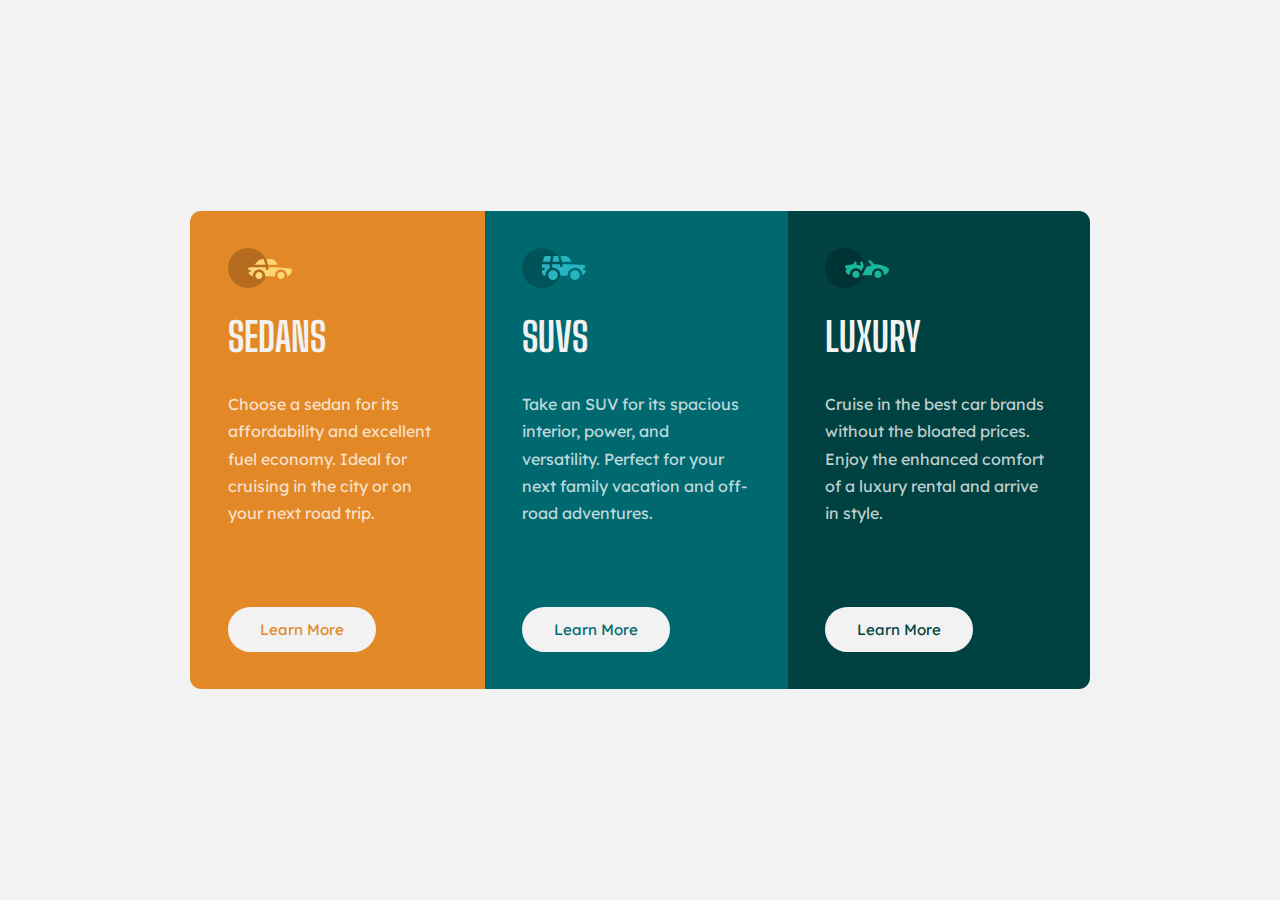
<file: 3-column-preview-card-component-main/index.html>
<!DOCTYPE html>
<html lang="en">
<head>
  <meta charset="UTF-8">
  <meta name="viewport" content="width=device-width, initial-scale=1.0">

  <link rel="icon" type="image/png" sizes="32x32" href="./images/favicon-32x32.png">
  <link rel="stylesheet" href="style.css">
  
  <title>Frontend Mentor | 3-column preview card component</title>


</head>
<body>
  <div class="container">
    <div class="wrapper">
      <div class="card card-orange">
        <img src="images/icon-sedans.svg" alt="">
        <h1>Sedans</h1>
        <p>
          Choose a sedan for its affordability and excellent fuel economy. Ideal for cruising in the city 
          or on your next road trip.
        </p>
        <a href="#">Learn More</a>
      </div>
      <div class="card card-cyan">
        <img src="images/icon-suvs.svg" alt="">
        <h1>SUVs</h1>
        <p>
          Take an SUV for its spacious interior, power, and versatility. Perfect for your next family vacation 
          and off-road adventures.
        </p>
        <a href="#">Learn More</a>
      </div>
      <div class="card card-green">
        <img src="images/icon-luxury.svg" alt="">
        <h1>Luxury</h1>
        <p>
          Cruise in the best car brands without the bloated prices. Enjoy the enhanced comfort of a luxury 
          rental and arrive in style.
        </p>
        <a href="#">Learn More</a>
      </div>
    </div>
    
  </div>
</body>
</html>
</file>
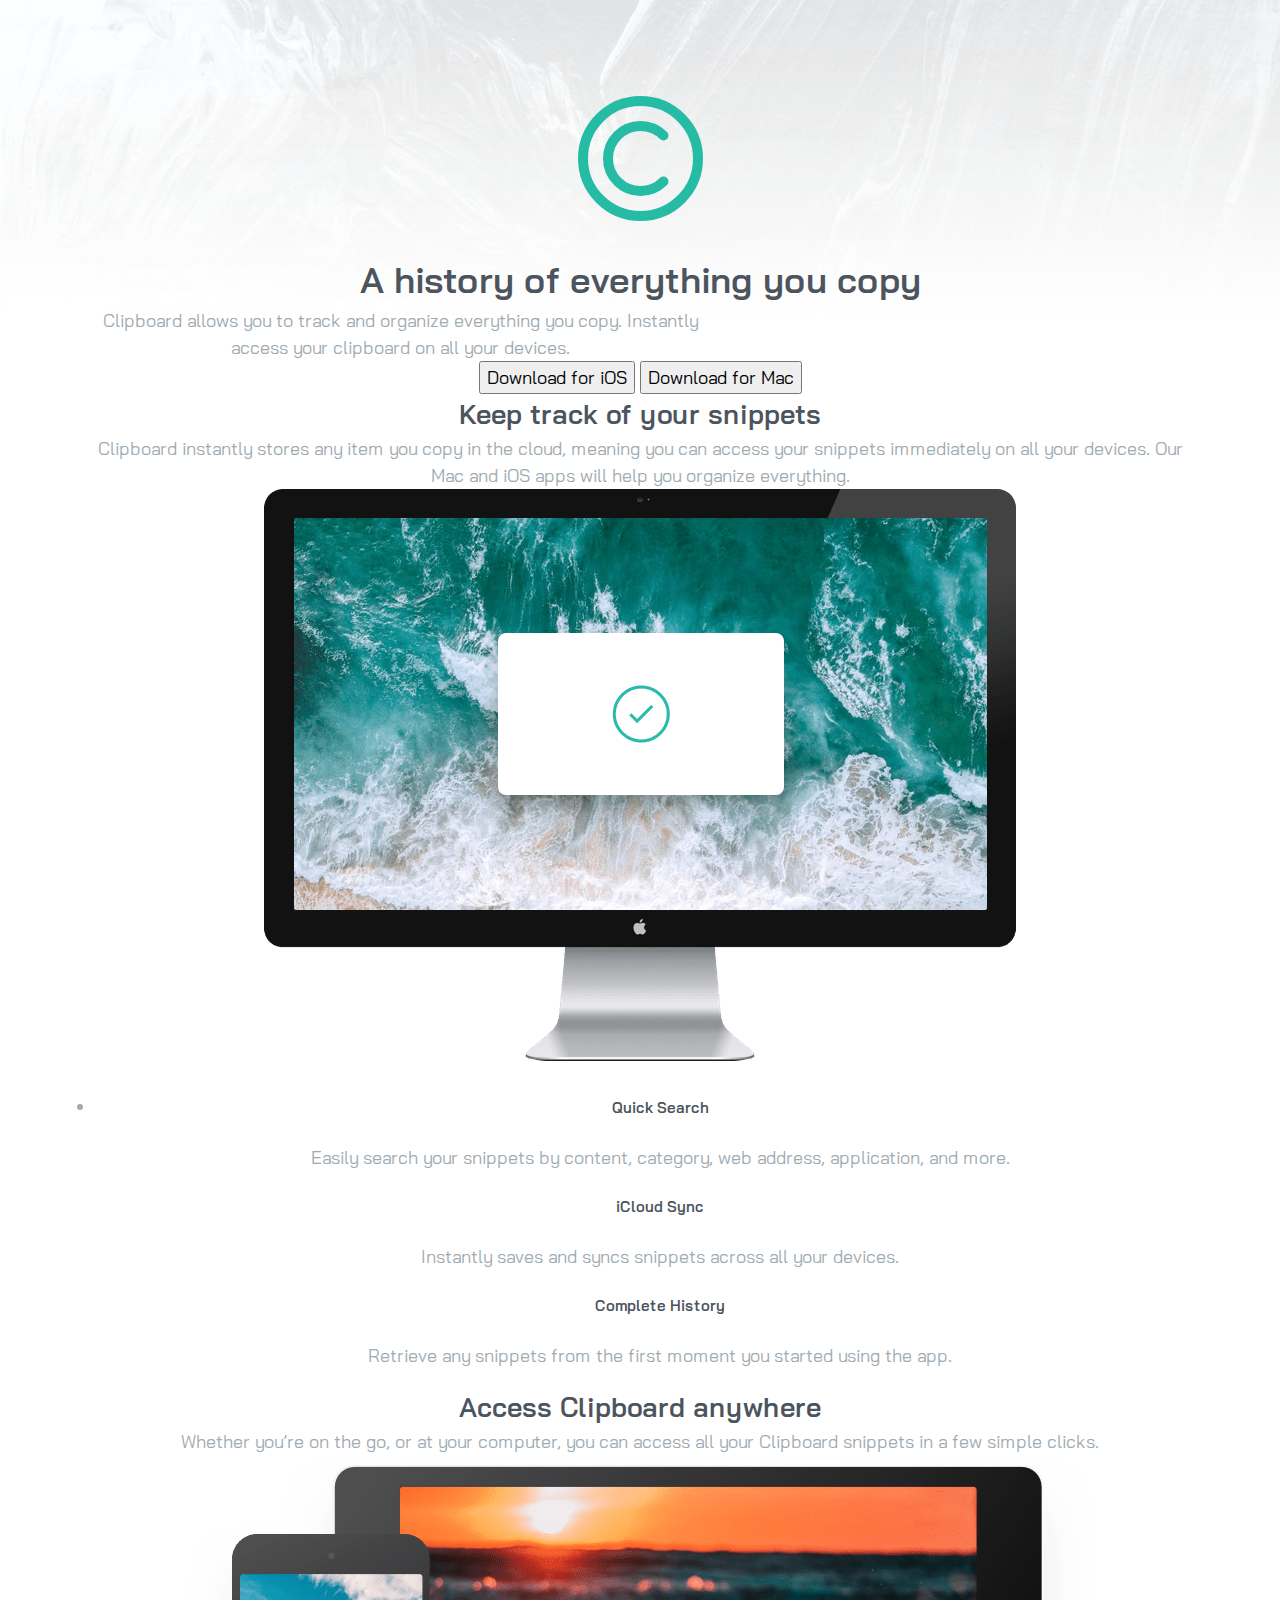
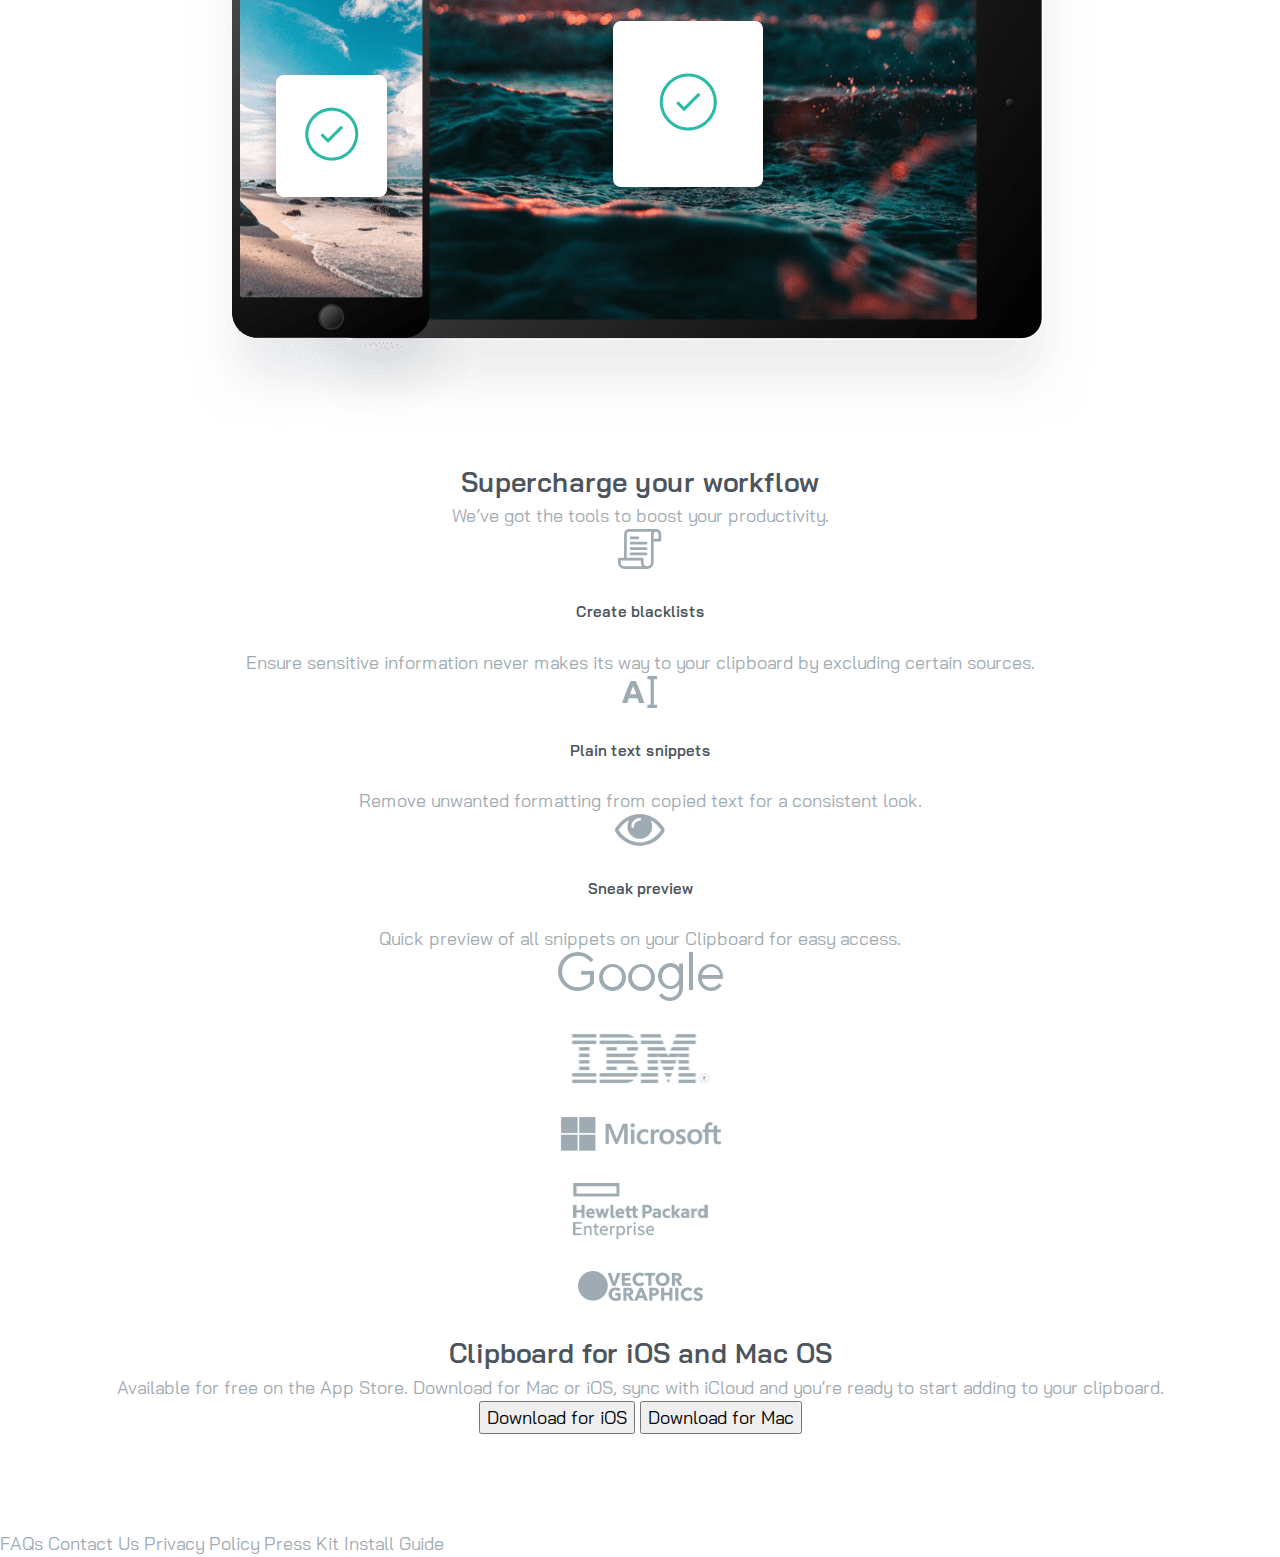
<file: clipboard-landing-page-master/index.html>
<!DOCTYPE html>
<html lang="en">
<head>
  <meta charset="UTF-8">
  <meta name="viewport" content="width=device-width, initial-scale=1.0"> 
  <link rel="icon" type="image/png" sizes="32x32" href="./images/favicon-32x32.png">
  <link rel="stylesheet" href="style.css">
  <title>Frontend Mentor | Clipboard landing page</title>

</head>
<body>

  <main>
    <div class="main-container">

      <div class="container-1">
        <img src="images/logo.svg" alt="">
        <h1>A history of everything you copy</h1>
        <p>
          Clipboard allows you to track and organize everything you 
          copy. Instantly access your clipboard on all your devices.
        </p>
        <div class="download">
          <button class="ios">Download for iOS</button>
          <button class="mac">Download for Mac</button>
        </div>
      </div>
      <div class="container-2">
        <h2>Keep track of your snippets</h2>
        <p>
          Clipboard instantly stores any item you copy in the cloud, 
          meaning you can access your snippets immediately on all your 
          devices. Our Mac and iOS apps will help you organize everything.
        </p>
        <div class="snippet">
          <img src="images/image-computer.png" alt="">
          <div class="features">
            <li>
              <ul>
                <h5>Quick Search</h5>
                <p>
                  Easily search your snippets by content, category, web address, application, and more.
                </p>
              </ul>
              <ul>
                <h5>iCloud Sync</h5>
                <p>Instantly saves and syncs snippets across all your devices.</p>
              </ul>
              <ul>
                <h5>Complete History</h5>
                <p>Retrieve any snippets from the first moment you started using the app.</p>
              </ul>
            </li>
          </div>
        </div>
      </div>
      <div class="container-3">
        <h2>Access Clipboard anywhere</h2>
        <p>Whether you’re on the go, or at your computer, you can access all your Clipboard 
          snippets in a few simple clicks.</p>
        <img src="images/image-devices.png" alt="">
      </div>
      <div class="container-4">
        <h2>Supercharge your workflow</h2>
        <p>We’ve got the tools to boost your productivity.</p>
        <div class="box">
          <box-1>
            <img src="images/icon-blacklist.svg" alt="">
            <h5>Create blacklists</h5>
            <p>Ensure sensitive information never makes its way to your clipboard by excluding certain sources.</p>
          </box-1>
          <box-2>
            <img src="images/icon-text.svg" alt="">
            <h5>Plain text snippets</h5>
            <p>Remove unwanted formatting from copied text for a consistent look.</p>
          </box-2>
          <box-3>
            <img src="images/icon-preview.svg" alt="">
            <h5>Sneak preview</h5>
            <p> Quick preview of all snippets on your Clipboard for easy access.</p>
          </box-3>
        </div>
        <div class="compony">
          <img src="images/logo-google.png" alt="">
          <img src="images/logo-ibm.png" alt="">
          <img src="images/logo-microsoft.png" alt="">
          <img src="images/logo-hp.png" alt="">
          <img src="images/logo-vector-graphics.png" alt="">
        </div>
      </div>
      <div class="container-5">
        <h2>Clipboard for iOS and Mac OS</h2>
        <p>Available for free on the App Store. Download for Mac or iOS, sync with iCloud 
          and you’re ready to start adding to your clipboard.</p>
        <button class="button-1">Download for iOS</button>
        <button class="button-2">Download for Mac</button>
      </div>
    </div>
  </main>
  <footer>
    <p>
      FAQs
  Contact Us
  Privacy Policy
  Press Kit
  Install Guide
    </p>
  </footer>
  
</body>
</html>
</file>
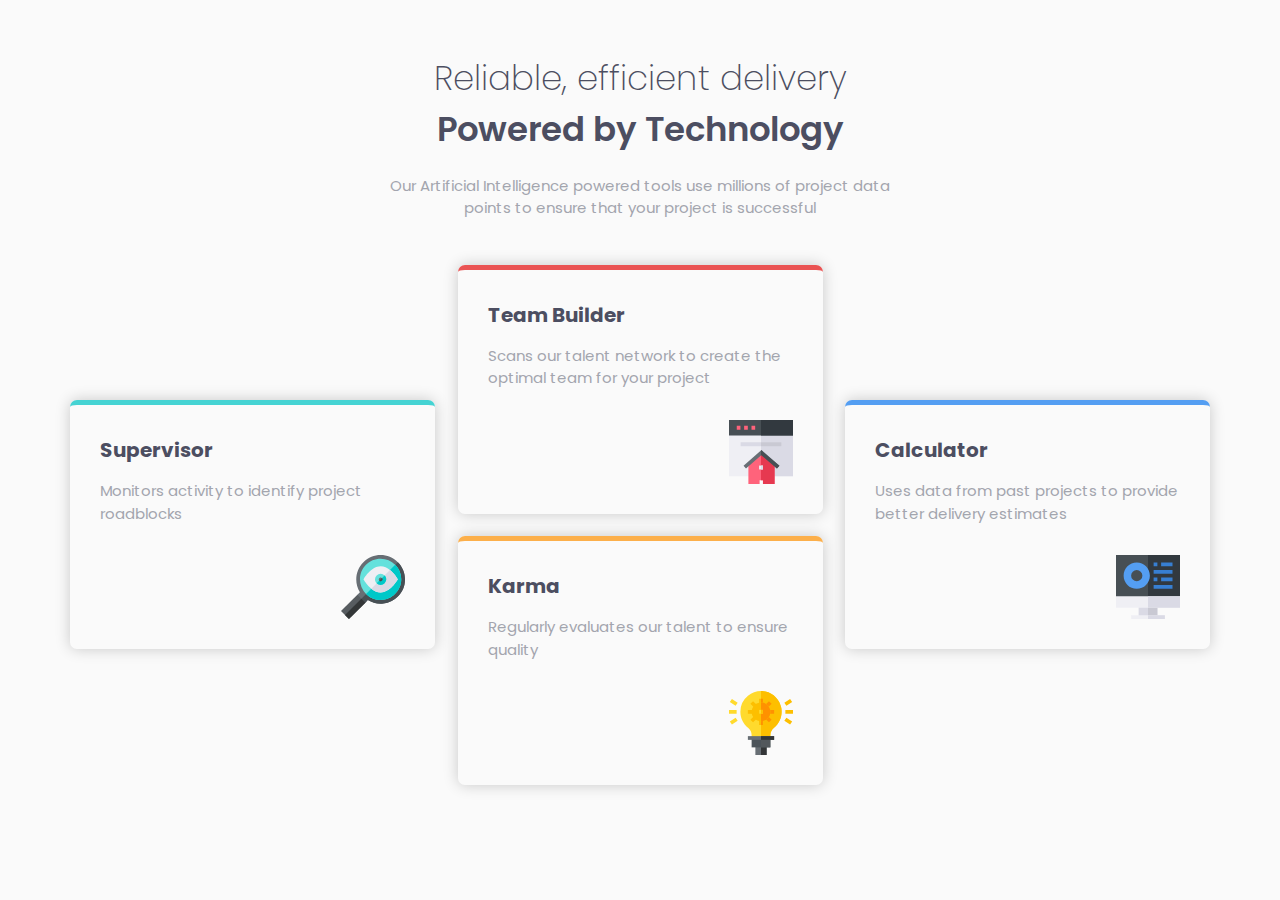
<file: four-card-feature-section-master/index.html>
<!DOCTYPE html>
<html lang="en">
<head>
  <meta charset="UTF-8">
  <meta name="viewport" content="width=device-width, initial-scale=1.0">
  <link rel="icon" type="image/png" sizes="32x32" href="./images/favicon-32x32.png">
  <link rel="stylesheet" href="style.css">
  
  <title>Frontend Mentor | Four card feature section</title>

</head>
<body>
  
  <div class="container">
    <header>
      <h2 class="fw-small">Reliable, efficient delivery</h2>
      <h3 class="fw-bold">Powered by Technology</h3>
      <p>
        Our Artificial Intelligence powered tools use millions of project data points 
        to ensure that your project is successful
      </p>
    </header>

    <section class="main">
    
      <div class="card card-1 b-shadow cyan-border">
        <h5>Supervisor</h5>
        <p>Monitors activity to identify project roadblocks</p>
        <img  src="images/icon-supervisor.svg" alt="">
      </div>

      <div class="card-container">

        <div class="card card-2 b-shadow red-border">
          <h5>Team Builder</h5>
          <p>Scans our talent network to create the optimal team for your project</p>
          <img src="images/icon-team-builder.svg" alt="">
        </div>

        <div class="card card-3 b-shadow orange-border">
          <h5>Karma</h5>
          <p>Regularly evaluates our talent to ensure quality</p>
          <img src="images/icon-karma.svg" alt="">
        </div>

      </div>

      <div class="card card-4 b-shadow blue-border">

        <h5>Calculator</h5>
        <p>Uses data from past projects to provide better delivery estimates</p>
        <img src="images/icon-calculator.svg" alt="">
      </div>

    </section>

  </div>
</body>
</html>
</file>
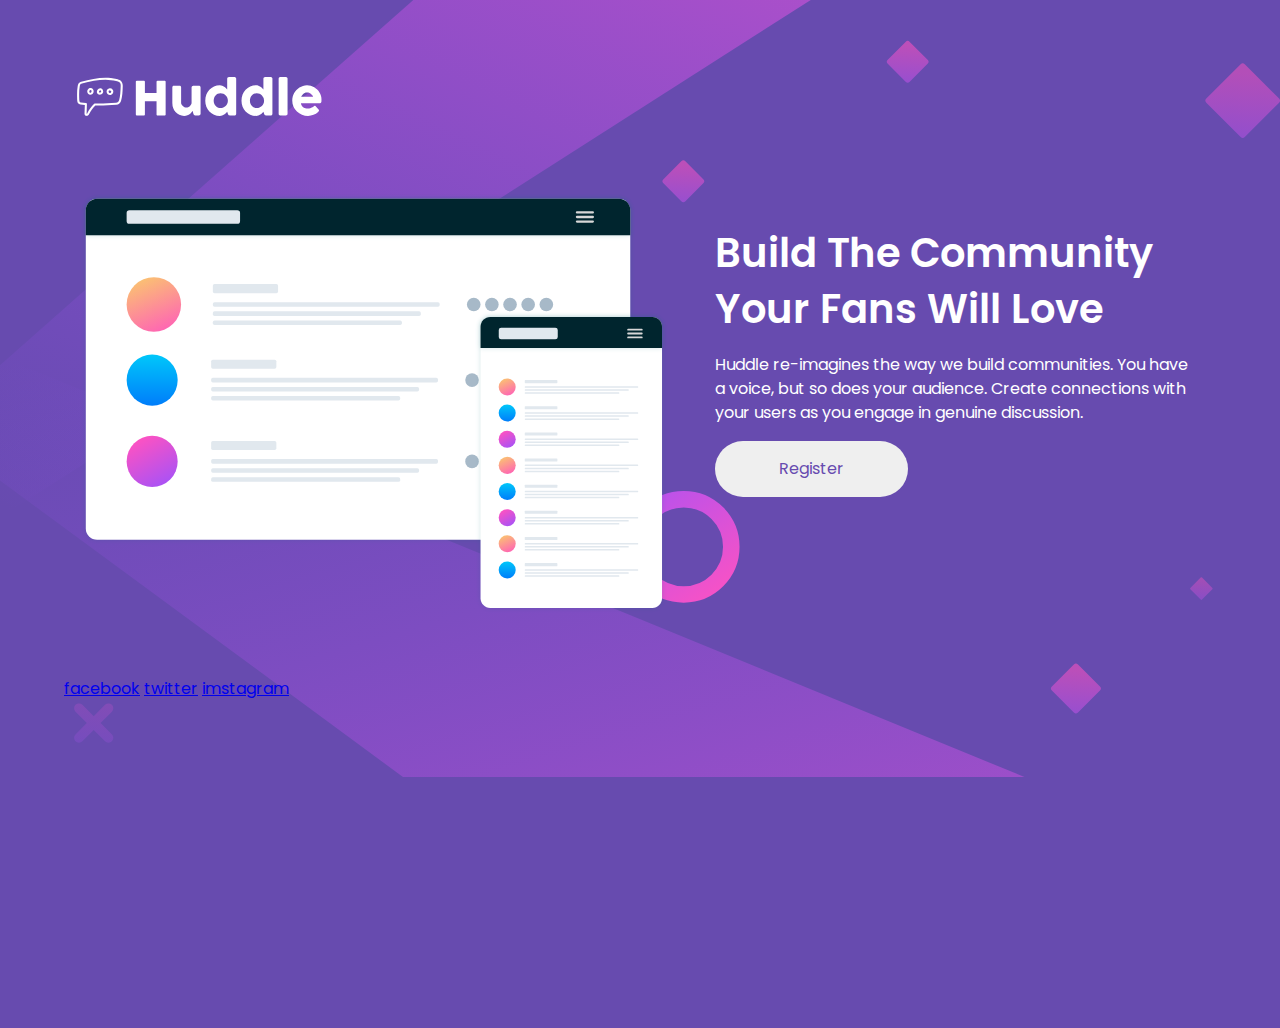
<file: huddle-landing-page-with-single-introductory-section-master/index.html>
<!DOCTYPE html>
<html lang="en">
<head>
  <meta charset="UTF-8">
  <meta name="viewport" content="width=device-width, initial-scale=1.0">

  <link rel="icon" type="image/png" sizes="32x32" href="./images/favicon-32x32.png">
  <link rel="stylesheet" href="style.css">
  <title>Frontend Mentor | Huddle landing page with single introductory section</title>

</head>
<body>


  <header>
    <div class="logo">
      <img src="images/logo.svg" alt="">
    </div>
  </header>

  <main>
    <div class="container">
      <div class="image">
        <img src="images/illustration-mockups.svg" alt="">
      </div>
      <div class="content">
        <h1>Build The Community Your Fans Will Love</h1>
        <p>Huddle re-imagines the way we build communities. You have a voice, but so does your audience. 
          Create connections with your users as you engage in genuine discussion. </p>
          <button class="button">
            <p>Register</p>
          </button>
        </div>
    </div>
  </main>

  <footer>
    <a href="#" >facebook</a>
    <a href="#">twitter</a>
    <a href="#">imstagram </a>
  </footer>

</body>
</html>
</file>
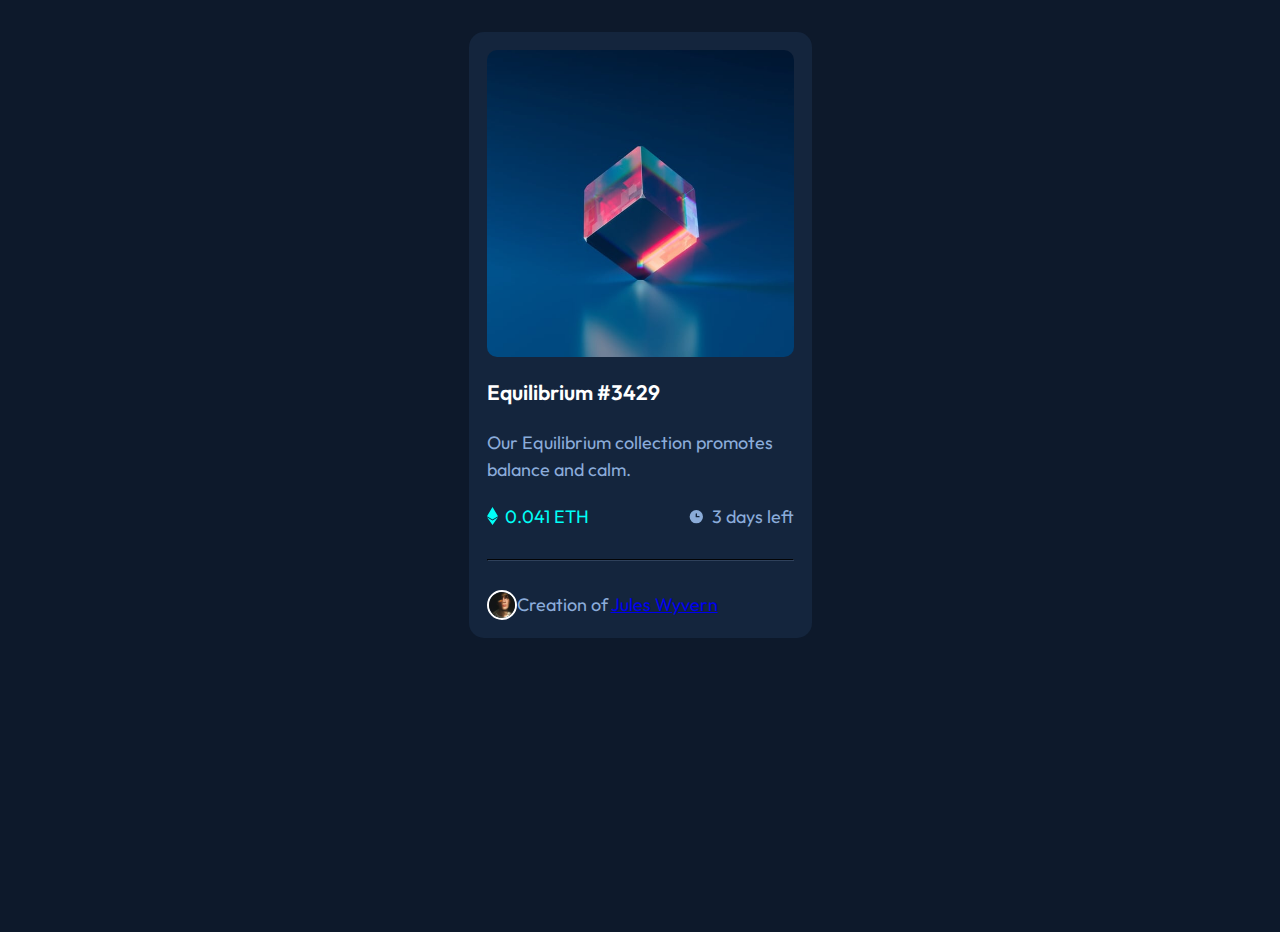
<file: nft-preview-card-component-main/index.html>
<!DOCTYPE html>
<html lang="en">
<head>
  <meta charset="UTF-8">
  <meta name="viewport" content="width=device-width, initial-scale=1.0"> 
  <link rel="icon" type="image/png" sizes="32x32" href="./images/favicon-32x32.png">
  <link rel="stylesheet" href="style.css">
  
  <title>Frontend Mentor | NFT preview card component</title>

</head>
<body>

  <div class="container">
    <div class="wrapper">
      <div class="image">
        <img src="images/image-equilibrium.jpg" alt="">
        <div class="img-overlay">
          <img src="images/icon-view.svg" alt="">
        </div>
      </div>
      <div class="content">
        <a href="#">Equilibrium #3429</a>
        <p >Our Equilibrium collection promotes balance and calm.</p>
      </div>
      <div class="flex">

        <div class="eth">
          <img src="images/icon-ethereum.svg" alt="">
          <p>0.041 ETH</p>
        </div>
        <div class="time">
          <img src="images/icon-clock.svg" alt="">
          <p>3 days left</p>
        </div>
      </div>
      <hr>
      <div class="avatar">
        <img src="images/image-avatar.png" alt="">
        <p>Creation of <a href="#">Jules Wyvern</a></p>
      </div>
    </div>
  </div>
</body>
</html>
</file>
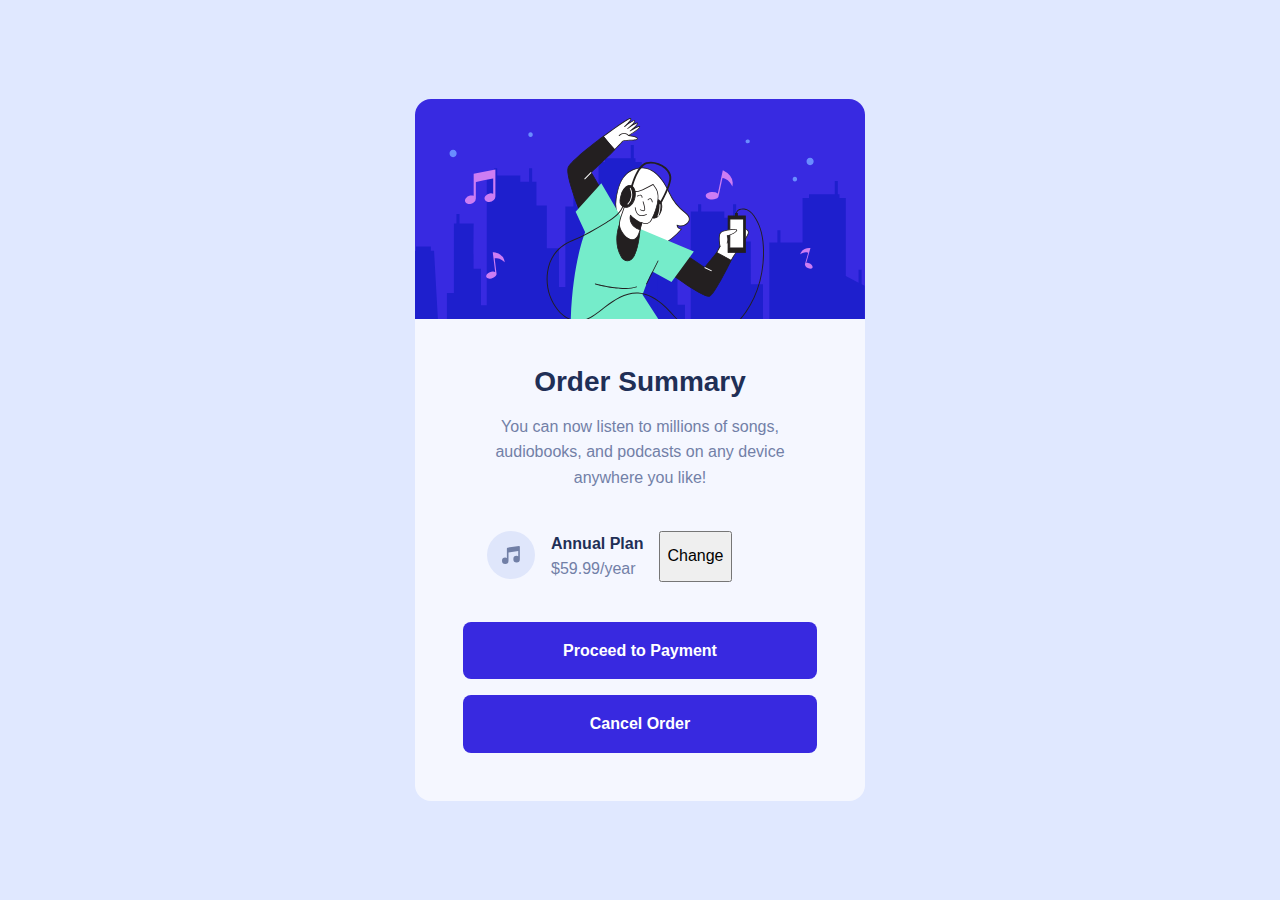
<file: order-summary-component-main/index.html>
<!DOCTYPE html>
<html lang="en">
<head>
  <meta charset="UTF-8">
  <meta name="viewport" content="width=device-width, initial-scale=1.0">
  <link rel="icon" type="image/png" sizes="32x32" href="./images/favicon-32x32.png">
  <link rel="stylesheet" href="style.css">
  
  <title>Frontend Mentor | Order summary card</title>

</head>
<body>
  
  <div class="[ card ] [ bg-neutral-100 text-align-center br-2 ]">
    <div class="card-img">
      <img src="images/illustration-hero.svg" alt="">
    </div>
    <div class="[ card-content ]  [ grid-flow ] [ padding-48 ]">
      <h2>Order Summary</h2>
      <p>
        You can now listen to millions of songs, audiobooks, and podcasts on any 
        device anywhere you like!
      </p>
      <div class="[ flex-row ] [ bg-neutral-200 text-align-left  padding-24 br-1 ]">
        <div>
          <img src="images/icon-music.svg" alt="">

        </div>
        <div class="">
          <p class="text-neutral-800 fw-xbold">Annual Plan</p>
          <p>$59.99/year</p>
        </div>
        <button class="link">Change</button>
      </div>
      <button class="button">Proceed to Payment</button>
      <button class="button">Cancel Order</button>
    </div>
  </div>
</body>
</html>
</file>
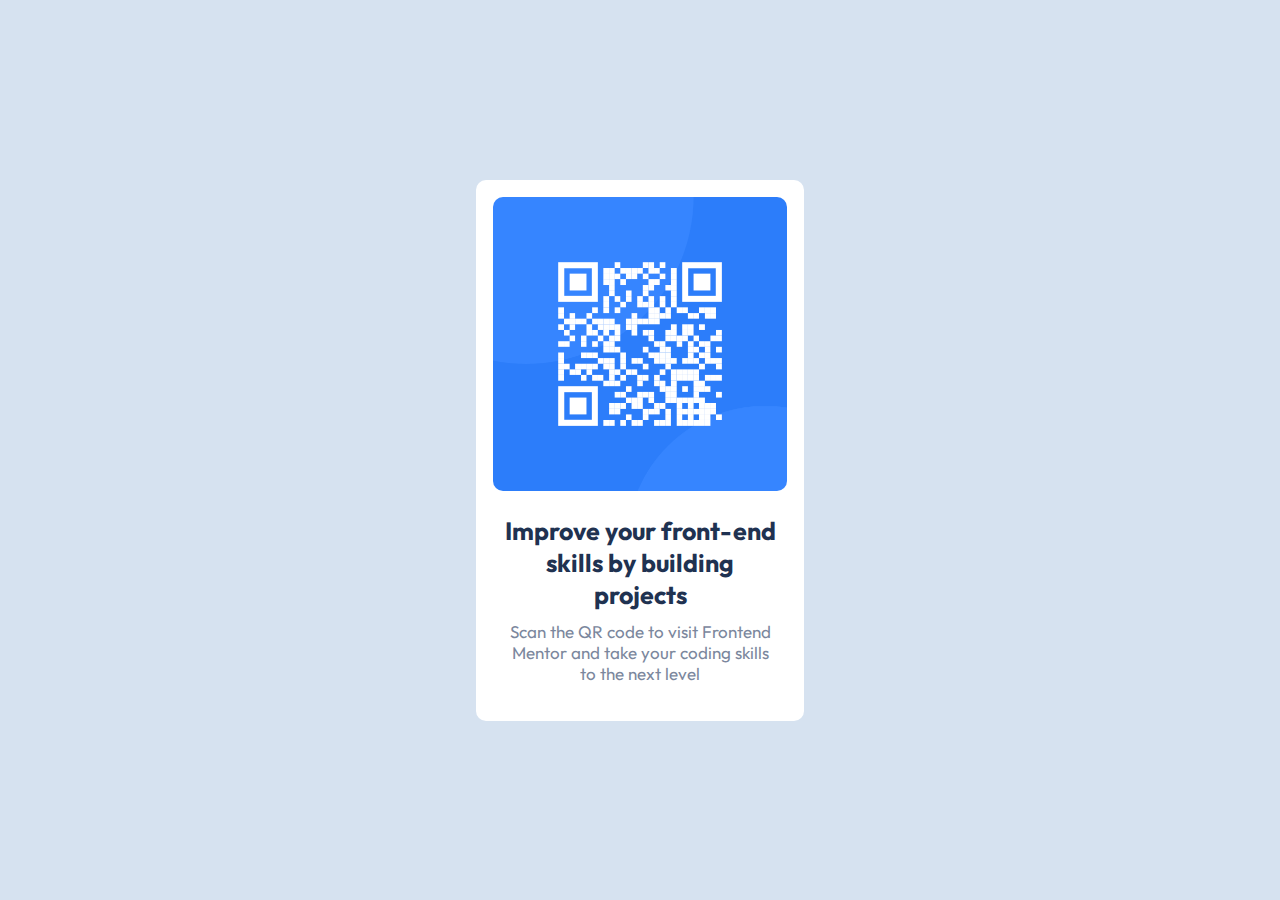
<file: qr-code-component-main/index.html>
<!DOCTYPE html>
<html lang="en">
<head>
  <meta charset="UTF-8">
  <meta name="viewport" content="width=device-width, initial-scale=1.0"> 

  <link rel="icon" type="image/png" sizes="32x32" href="./images/favicon-32x32.png">
  <link rel="stylesheet" href="style.css">
  <title>Frontend Mentor | QR code component</title>


</head>
<body>
  <div class="container">
    <div class="wrapper">
      <div class="image">
        <img src="./images/image-qr-code.png" alt="">
      </div>
      <div class="text-component">
        <h1>Improve your front-end skills by building projects</h1>
        <p>Scan the QR code to visit Frontend Mentor and take your coding skills to the next level</p>
      </div>
      
    </div>
  </div>
</body>
</html>
</file>
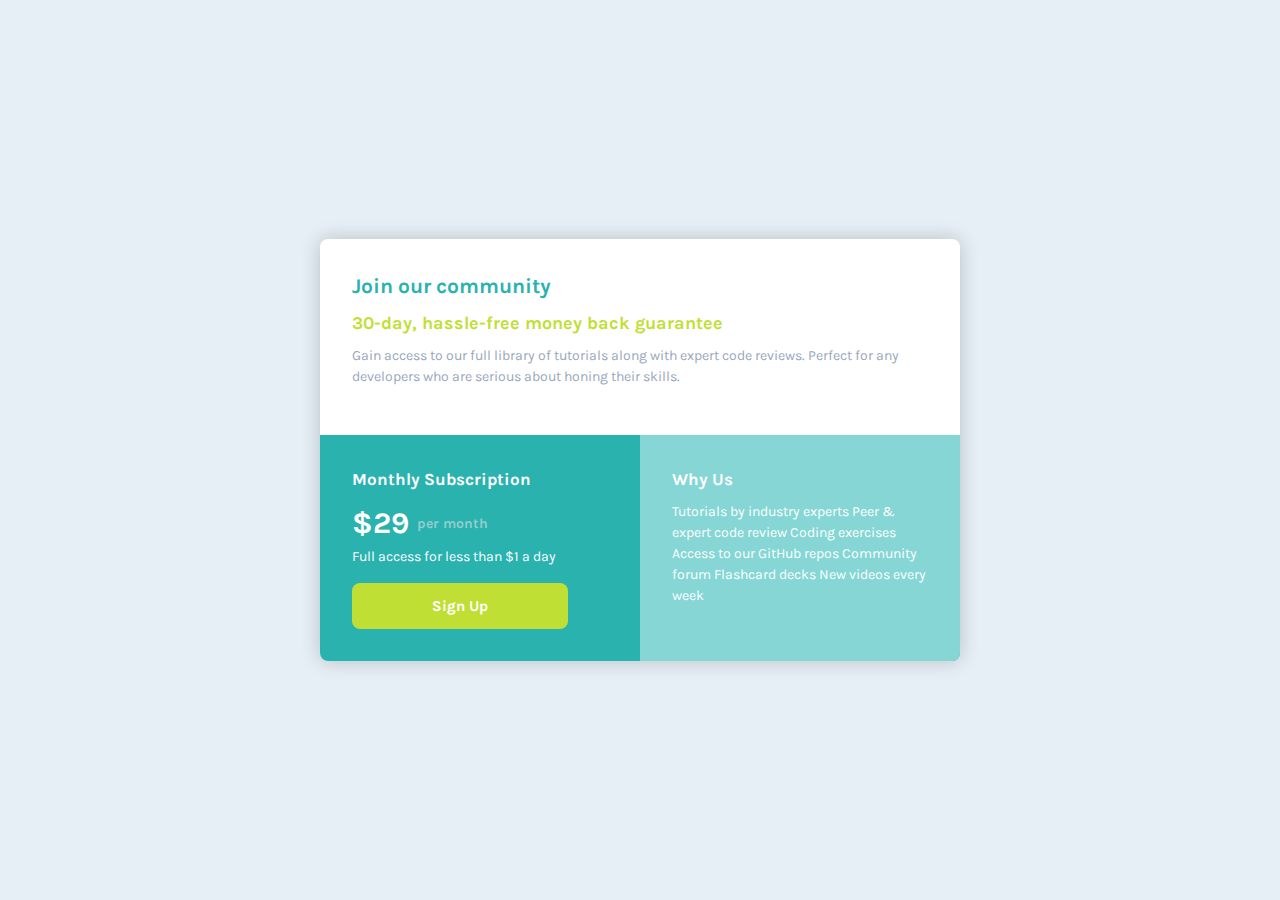
<file: single-price-grid-component-master/index.html>
<!DOCTYPE html>
<html lang="en">
<head>
  <meta charset="UTF-8">
  <meta name="viewport" content="width=device-width, initial-scale=1.0">

  <link rel="icon" type="image/png" sizes="32x32" href="./images/favicon-32x32.png">
  <link rel="stylesheet" href="style.css">
  
  <title>Frontend Mentor | Single Price Grid Component</title>

</head>
<body>
  <div class="container">
    <div class="wrapper">
      <div class="box-top">
        <h2>Join our community</h2>
        <p class="desc">30-day, hassle-free money back guarantee</p>
        <p>Gain access to our full library of tutorials along with expert code reviews. 
          Perfect for any developers who are serious about honing their skills.</p>
      </div>
      <div class="box-botm">
        <div class="box-1">
          <p class="title">Monthly Subscription</p>
          <div class="price">
            <p class="cost">&dollar;29</p>
            <p class="month">per month</p>
          </div>
          <p>Full access for less than &dollar;1 a day</p>
          <button>Sign Up</button>
        </div>
        <div class="box-2">
          <p class="title">Why Us</p>
          <p>Tutorials by industry experts
            Peer &amp; expert code review
            Coding exercises
            Access to our GitHub repos
            Community forum
            Flashcard decks
            New videos every week</p>
        </div>
      </div>
    </div>
  </div>

</body>
</html>
</file>
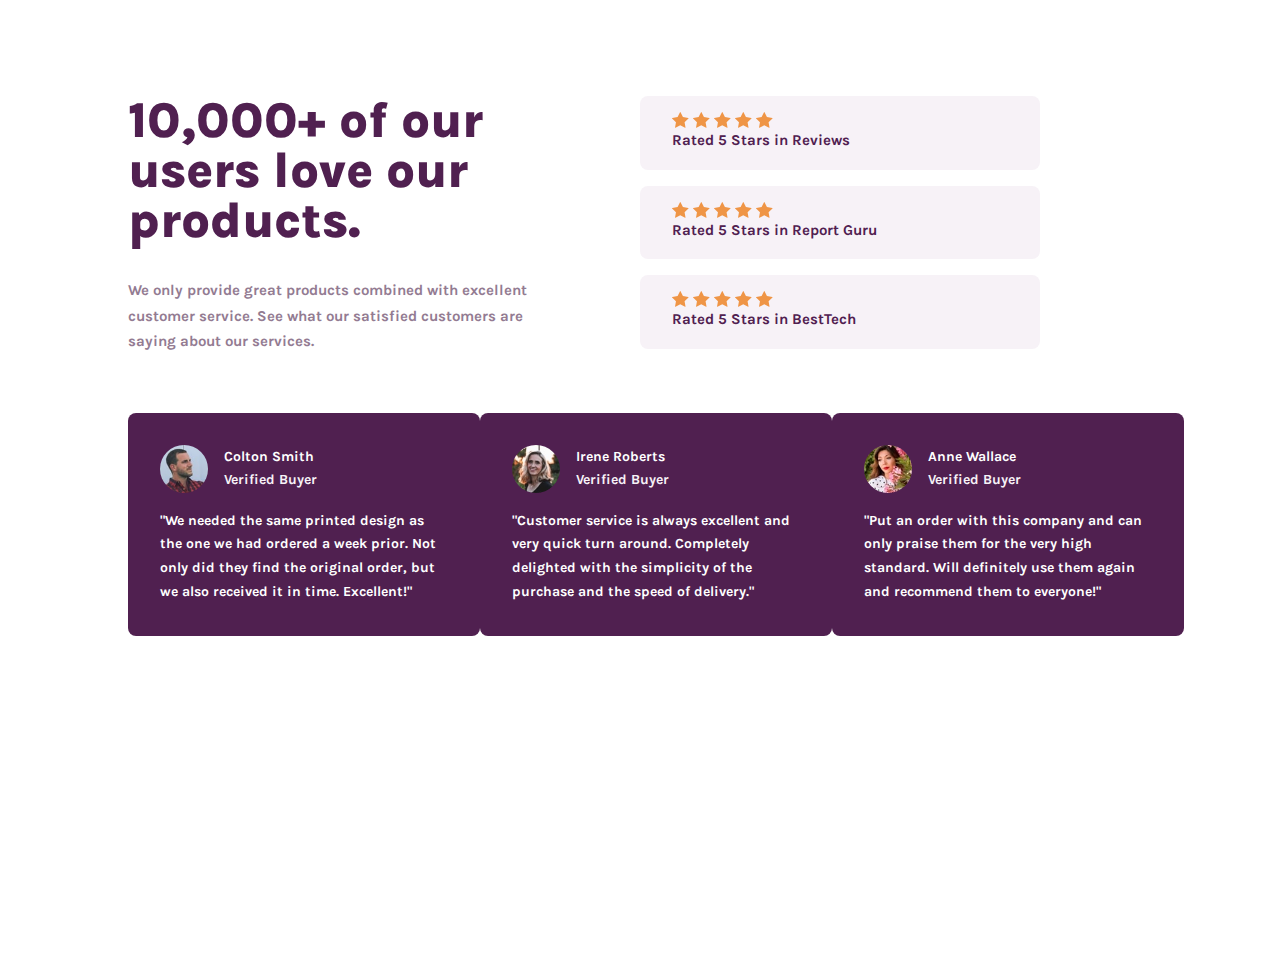
<file: social-proof-section-master/index.html>
<!DOCTYPE html>
<html lang="en">
  <head>
    <meta charset="UTF-8" />
    <meta name="viewport" content="width=device-width, initial-scale=1.0" />

    <link rel="stylesheet" href="style.css">
    <link
      rel="icon"
      type="image/png"
      sizes="32x32"
      href="./images/favicon-32x32.png"
    />

    <title>Frontend Mentor | Social proof section</title>

  </head>
  <body>
    <div class="contianer">
      <div class="wrapper">
        <div class="flex">
          <div class="main">
            <h1>10,000+ of our users love our products.</h1>
            <p> We only provide great products combined with excellent customer service.
              See what our satisfied customers are saying about our services.</p>
          </div>
          <div class="rating">
            <div class="reviews ">
              <div class="star">
                <img src="images/icon-star.svg" alt="">
                <img src="images/icon-star.svg" alt="">
                <img src="images/icon-star.svg" alt="">
                <img src="images/icon-star.svg" alt="">
                <img src="images/icon-star.svg" alt="">
              </div>
              <div class="text">
                <p>Rated 5 Stars in Reviews</p>

              </div>
            </div>
            <div class="reviews ">
              <div class="star">
                <img src="images/icon-star.svg" alt="">
                <img src="images/icon-star.svg" alt="">
                <img src="images/icon-star.svg" alt="">
                <img src="images/icon-star.svg" alt="">
                <img src="images/icon-star.svg" alt="">
              </div>
              <p>Rated 5 Stars in Report Guru</p>
            </div>
            <div class="reviews ">
              <div class="star">
                <img src="images/icon-star.svg" alt="">
                <img src="images/icon-star.svg" alt="">
                <img src="images/icon-star.svg" alt="">
                <img src="images/icon-star.svg" alt="">
                <img src="images/icon-star.svg" alt="">
              </div>
              <p>Rated 5 Stars in BestTech</p>
            </div>
          </div>
        </div>
        <div class="cards">
          <div class="card card-1">
            <div class="profile">
              <img src="images/image-colton.jpg" alt="">
              <div>
                <p class="name">Colton Smith </p>
                <p class="occup">Verified Buyer</p>
              </div>
            </div>
            <div class="desc">
              <p>"We needed the same printed design as the one we had ordered a week prior.
                Not only did they find the original order, but we also received it in time.
                Excellent!"</p>
            </div>
          </div>
          <div class="card card-2">
            <div class="profile">
              <img src="images/image-irene.jpg" alt="">
              <div>
                <p class="name">Irene Roberts </p>
                <p class="occup">Verified Buyer</p>

              </div>
            </div>
            <div class="desc">
              <p>"Customer service is always excellent and very quick turn around. Completely
                delighted with the simplicity of the purchase and the speed of delivery."</p>
            </div>
          </div>
          <div class="card card-3">
            <div class="profile">
              <img src="images/image-anne.jpg" alt="">
              <div>

                <p class="name">Anne Wallace </p>
                <p class="occup">Verified Buyer</p>
              </div>
            </div>
            <div class="desc">
              <p>"Put an order with this company and can only praise them for the very high
                standard. Will definitely use them again and recommend them to everyone!"</p>
            </div>
          </div>
        </div>
      </div>
    </div>
  </body>
</html>
</file>
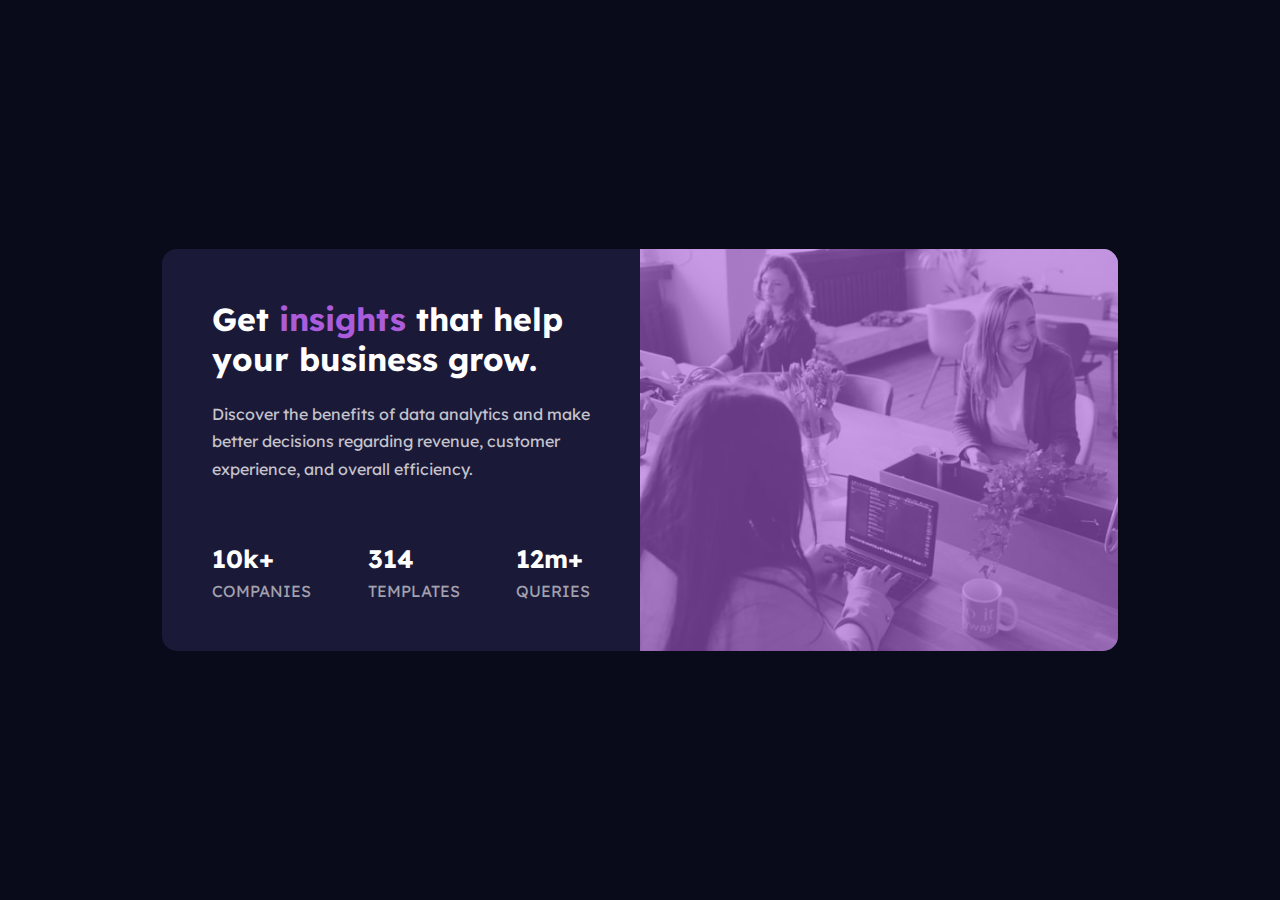
<file: stats-preview-card-component-main/index.html>
<!DOCTYPE html>
<html lang="en">
<head>
  <meta charset="UTF-8">
  <meta name="viewport" content="width=device-width, initial-scale=1.0">

  <link rel="icon" type="image/png" sizes="32x32" href="./images/favicon-32x32.png">
  <link rel="stylesheet" href="style.css">
  <link rel="preconnect" href="https://fonts.googleapis.com">
  <link rel="preconnect" href="https://fonts.gstatic.com" crossorigin>
  <link href="https://fonts.googleapis.com/css2?family=Inter:wght@400;700&family=Lexend+Deca&display=swap" rel="stylesheet">
  
  <title>Frontend Mentor | Stats preview card component</title>

</head>
<body>

  <div class="container">
    <div class="wrapper">
      <div class="text-component">
        <h1 class="title">Get <span>insights</span> that help your business grow.</h1>
        <p class="subtitle">Discover the benefits of data analytics and make      better decisions regarding revenue, customer 
          experience, and overall efficiency.
        </p>
        <div class="stat-box">
          <div>
            <p class="num">10k+</p>
            <p>COMPANIES</p>
          </div>
          <div>
            <p class="num">314</p>
            <p>TEMPLATES</p>
          </div>
          <div>
            <p class="num">12m+</p>
            <p>QUERIES</p>
          </div>
        </div>
      </div>
      <div class="img-component">
        <img src="./images/image-header-desktop.jpg" alt="">
      </div>
    </div>
  </div>

</body>
</html>
</file>
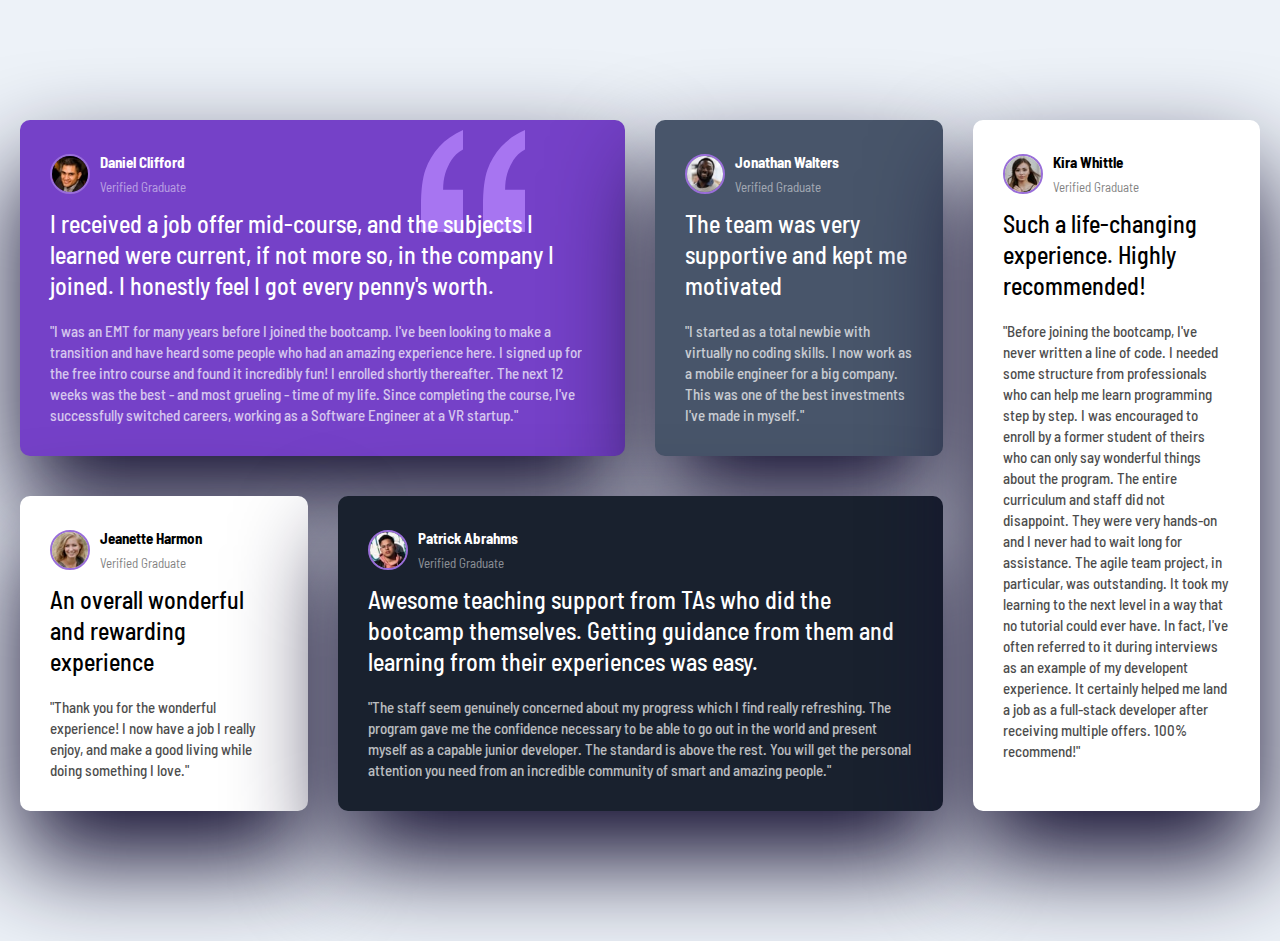
<file: grid-crash-main/project/index.html>
<!DOCTYPE html>
<html lang="en">
<head>
  <meta charset="UTF-8">
  <meta http-equiv="X-UA-Compatible" content="IE=edge">
  <meta name="viewport" content="width=device-width, initial-scale=1.0">
  <link rel="stylesheet" href="style.css">
  <title>Testomonials</title>
</head>
<body>
  <div class="testimonials">
    <div class="card card--bg-purple">
      <header class="card__header">
        <img src="images/image-daniel.jpg" class="card__img" alt="" />
        <div>
          <h3>Daniel Clifford</h3>
          <p>Verified Graduate</p>
        </div>
      </header>
      <p class="card__lead">
        I received a job offer mid-course, and the subjects I learned were
        current, if not more so, in the company I joined. I honestly feel I
        got every penny's worth.
      </p>
      <p class="card__quote">
        "I was an EMT for many years before I joined the bootcamp. I've been
        looking to make a transition and have heard some people who had an
        amazing experience here. I signed up for the free intro course and
        found it incredibly fun! I enrolled shortly thereafter. The next 12
        weeks was the best - and most grueling - time of my life. Since
        completing the course, I've successfully switched careers, working as
        a Software Engineer at a VR startup."
      </p>
    </div>
    <div class="card card--bg-gray-blue">
      <header class="card__header">
        <img src="images/image-jonathan.jpg" class="card__img" alt="" />
        <div>
          <h3>Jonathan Walters</h3>
          <p>Verified Graduate</p>
        </div>
      </header>
      <p class="card__lead">
        The team was very supportive and kept me motivated
      </p>
      <p class="card__quote">
        "I started as a total newbie with virtually no coding skills. I now
        work as a mobile engineer for a big company. This was one of the best
        investments I've made in myself."
      </p>
    </div>

    <div class="card">
      <header class="card__header">
        <img src="images/image-jeanette.jpg" class="card__img" alt="" />
        <div>
          <h3>Jeanette Harmon</h3>
          <p>Verified Graduate</p>
        </div>
      </header>
      <p class="card__lead">An overall wonderful and rewarding experience</p>
      <p class="card__quote">
        "Thank you for the wonderful experience! I now have a job I really
        enjoy, and make a good living while doing something I love."
      </p>
    </div>

    <div class="card card--bg-black-blue">
      <header class="card__header">
        <img src="images/image-patrick.jpg" class="card__img" alt="" />
        <div>
          <h3>Patrick Abrahms</h3>
          <p>Verified Graduate</p>
        </div>
      </header>
      <p class="card__lead">
        Awesome teaching support from TAs who did the bootcamp themselves.
        Getting guidance from them and learning from their experiences was
        easy.
      </p>
      <p class="card__quote">
        "The staff seem genuinely concerned about my progress which I find
        really refreshing. The program gave me the confidence necessary to be
        able to go out in the world and present myself as a capable junior
        developer. The standard is above the rest. You will get the personal
        attention you need from an incredible community of smart and amazing
        people."
      </p>
    </div>

    <div class="card">
      <header class="card__header">
        <img src="images/image-kira.jpg" class="card__img" alt="" />
        <div>
          <h3>Kira Whittle</h3>
          <p>Verified Graduate</p>
        </div>
      </header>
      <p class="card__lead">
        Such a life-changing experience. Highly recommended!
      </p>
      <p class="card__quote">
        "Before joining the bootcamp, I've never written a line of code. I
        needed some structure from professionals who can help me learn
        programming step by step. I was encouraged to enroll by a former
        student of theirs who can only say wonderful things about the program.
        The entire curriculum and staff did not disappoint. They were very
        hands-on and I never had to wait long for assistance. The agile team
        project, in particular, was outstanding. It took my learning to the
        next level in a way that no tutorial could ever have. In fact, I've
        often referred to it during interviews as an example of my developent
        experience. It certainly helped me land a job as a full-stack
        developer after receiving multiple offers. 100% recommend!"
      </p>
    </div>
  </div>
</body>
</html>
</file>
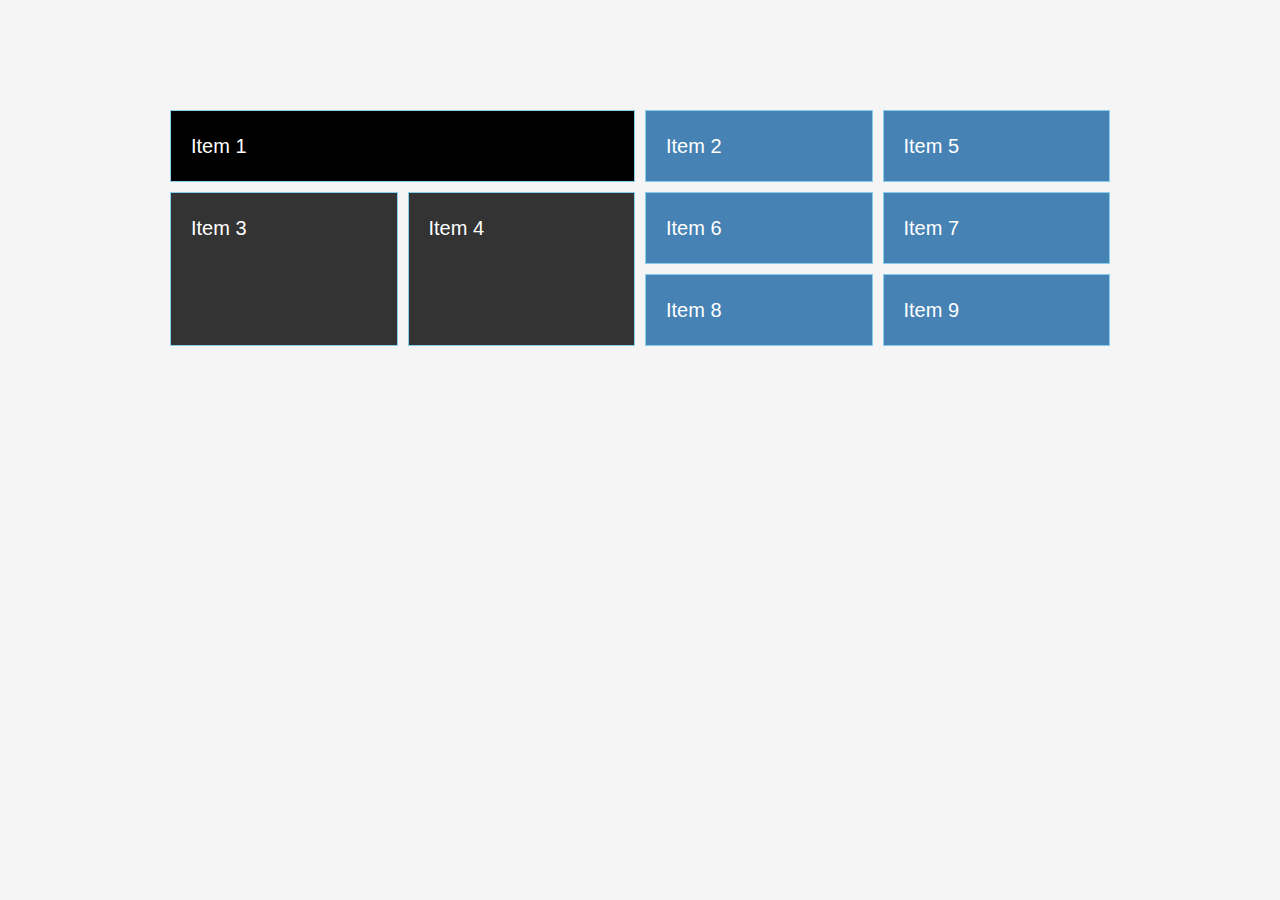
<file: grid-crash-main/sandbox/grid.html>
<!DOCTYPE html>
<html lang="en">
  <head>
    <meta charset="UTF-8" />
    <meta http-equiv="X-UA-Compatible" content="IE=edge" />
    <meta name="viewport" content="width=device-width, initial-scale=1.0" />
    <link rel="stylesheet" href="grid.css" />
    <title>CSS Grid Crash Course</title>
  </head>
  <body>
    <div class="container">
      <div class="item">Item 1</div>
      <div class="item">Item 2</div>
      <div class="item">Item 3</div>
      <div class="item">Item 4</div>
      <div class="item">Item 5</div>
      <div class="item">Item 6</div>
      <div class="item">Item 7</div>
      <div class="item">Item 8</div>
      <div class="item">Item 9</div>
    </div>
  </body>
</html>
</file>
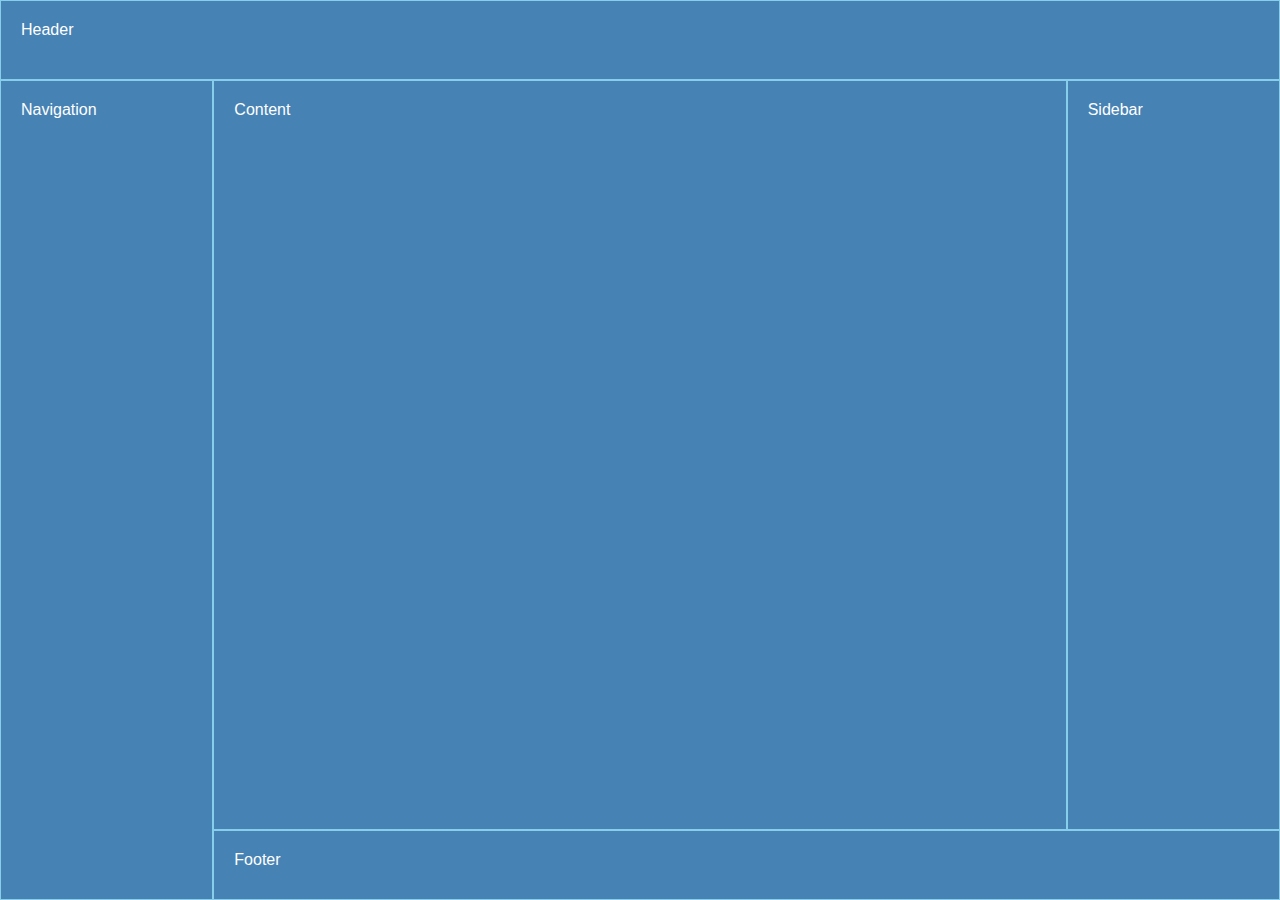
<file: grid-crash-main/sandbox/grid2.html>
<!DOCTYPE html>
<html lang="en">
  <head>
    <meta charset="UTF-8" />
    <meta http-equiv="X-UA-Compatible" content="IE=edge" />
    <meta name="viewport" content="width=device-width, initial-scale=1.0" />
    <link rel="stylesheet" href="grid2.css" />
    <title>CSS Grid Template Areas</title>
  </head>
  <body>
    <header>Header</header>
    <main>Content</main>
    <nav>Navigation</nav>
    <aside>Sidebar</aside>
    <footer>Footer</footer>
  </body>
</html>
</file>
<file: 3-column-preview-card-component-main/style.css>
@import url('https://fonts.googleapis.com/css2?family=Big+Shoulders+Display:wght@700&family=Lexend+Deca&display=swap');

* {
    box-sizing: border-box;
    margin: 0;
    padding: 0;
}

body{
    font-family: 'Lexend Deca', sans-serif;
    min-height: 100vh;
    background-color: hsl(0, 0%, 95%);
    color: hsla(0, 0%, 100%, 0.75);
    line-height: 1.7;
    font-size: 15px;

    display: flex;
    align-items: center;
    
}

.container{
    margin: 0 auto;
    max-width: 960px;
    width: 95%;

}

.wrapper {
    display: flex;
    
    border-radius: 0.75em;
    margin: 2em;
    overflow: hidden;
}

.card {
    padding: 2.5em;
}



.card img{
    margin-bottom: .5em;
}

.card h1{
    font-family: 'Big Shoulders Display', cursive;
    font-weight: 700;
    color: hsl(0, 0%, 95%);
    text-transform: uppercase;
    font-size: 2.5rem;
    margin-bottom: .5em;
}

.card p{
    font-weight: 400;
    font-size: 1rem;
    margin-bottom: 5em;
}

.card a{
    
    background-color: hsl(0, 0%, 95%);
    border-radius: 2.5em;
    padding: 0.5em 2em;


    text-decoration: none;
    display: inline-block;
    border: 2px solid hsl(0, 0%, 95%);
    transition: all .4s ease-in-out;
}

.card a:hover,
a:focus{
    color: hsl(0, 0%, 95%);
    background-color: transparent;

}

.card-orange {
    background-color: hsl(31, 77%, 52%);

}
.card-orange a{
    color: hsl(31, 77%, 52%);
}

.card-cyan {
    background-color: hsl(184, 100%, 22%);
}
.card-cyan a{
    color: hsl(184, 100%, 22%);
}

.card-green {
    background-color: hsl(179, 100%, 13%);
}

.card-green a{
    color: hsl(179, 100%, 13%);
}

@media only screen and (max-width :768px ){
    
    .wrapper{
        flex-direction: column;
    }

    .card p {
        margin-bottom: 2rem;
    }
}
</file>
<file: clipboard-landing-page-master/style.css>
@import url('https://fonts.googleapis.com/css2?family=Bai+Jamjuree:wght@400;600&display=swap');

:root {
    --Mobile: 375px;
    --Desktop: 1440px;

    --Strong-Cyan: hsl(171, 66%, 44%);
    --Light-Blue: hsl(233, 100%, 69%);

    --Dark-Grayish-Blue: hsl(210, 10%, 33%);
    --Grayish-Blue: hsl(201, 11%, 66%);
}


/* Box sizing rules */
*,
*::before,
*::after {
  box-sizing: border-box;
}

/* Remove default margin */
body,
h1,
h2,
h3,
h4,
p,
figure,
blockquote,
dl,
dd {
  margin: 0;
}

/* Remove list styles on ul, ol elements with a list role, which suggests default styling will be removed */
ul[role='list'],
ol[role='list'] {
  list-style: none;
}

/* Set core root defaults */
html:focus-within {
  scroll-behavior: smooth;
}

/* Set core body defaults */
body {
  min-height: 100vh;
  text-rendering: optimizeSpeed;
  line-height: 1.5;
}

/* A elements that don't have a class get default styles */
a:not([class]) {
  text-decoration-skip-ink: auto;
}

/* Make images easier to work with */
img,
picture {
  max-width: 100%;
  display: block;
}

/* Inherit fonts for inputs and buttons */
input,
button,
textarea,
select {
  font: inherit;
}

/* Remove all animations, transitions and smooth scroll for people that prefer not to see them */
@media (prefers-reduced-motion: reduce) {
  html:focus-within {
   scroll-behavior: auto;
  }
  
  *,
  *::before,
  *::after {
    animation-duration: 0.01ms !important;
    animation-iteration-count: 1 !important;
    transition-duration: 0.01ms !important;
    scroll-behavior: auto !important;
  }
}


body {
    font-family: 'Bai Jamjuree', sans-serif;
    font-size: 18px;
    font-weight: 400;
    background-color: white;
    color: var(--Grayish-Blue);
    background-image: url(images/bg-header-desktop.png);
    background-repeat: no-repeat;
    background-size: contain;
}

h1,h2,h5{
    color: var(--Dark-Grayish-Blue);
    font-weight: 600;
}


img {
    
    margin-left: auto;
    margin-right: auto;

    margin-bottom: 2rem;
}


/*** composition  ***/

.main-container {
    margin: 6rem;
    text-align: center;
}

.container-1 p{
    
    max-width: 38rem;
}
</file>
<file: four-card-feature-section-master/style.css>
@import url('https://fonts.googleapis.com/css2?family=Poppins:wght@200;400;600&display=swap');

:root {

    --Mobile: 375px;
    --Desktop: 1440px;

    --Red: hsl(0, 78%, 62%);
    --Cyan: hsl(180, 62%, 55%);
    --Orange: hsl(34, 97%, 64%);
    --Blue: hsl(212, 86%, 64%);

    --Very-Dark-Blue: hsl(234, 12%, 34%);
    --Grayish-Blue: hsl(229, 6%, 66%);
    --Very-Light-Gray: hsl(0, 0%, 98%);

    --Font-size: 15px;

    --fw-100 : 100;
    --fw-200 : 200;
    --fw-400 : 400;
    --fw-600 : 600;

}


/* Box sizing rules */
*,
*::before,
*::after {
  box-sizing: border-box;
}

/* Remove default margin */
body,
h1,
h2,
h3,
h4,
p,
figure,
blockquote,
dl,
dd {
  margin: 0;
}

/* Remove list styles on ul, ol elements with a list role, which suggests default styling will be removed */
ul[role='list'],
ol[role='list'] {
  list-style: none;
}

/* Set core root defaults */
html:focus-within {
  scroll-behavior: smooth;
}

/* Set core body defaults */
body {
  min-height: 100vh;
  text-rendering: optimizeSpeed;
  line-height: 1.5;
}

/* A elements that don't have a class get default styles */
a:not([class]) {
  text-decoration-skip-ink: auto;
}

/* Make images easier to work with */
img,
picture {
  max-width: 100%;
  display: block;
}

/* Inherit fonts for inputs and buttons */
input,
button,
textarea,
select {
  font: inherit;
}

/* Remove all animations, transitions and smooth scroll for people that prefer not to see them */
@media (prefers-reduced-motion: reduce) {
  html:focus-within {
   scroll-behavior: auto;
  }
  
  *,
  *::before,
  *::after {
    animation-duration: 0.01ms !important;
    animation-iteration-count: 1 !important;
    transition-duration: 0.01ms !important;
    scroll-behavior: auto !important;
  }
}



body {

  font-family: 'Poppins', sans-serif;
  font-size: var(--Font-size);
  background-color: var(--Very-Light-Gray);
  color: var(--Grayish-Blue);

}

header {
  text-align: center;
}

header h2 {
  font-size: 34px;
  font-weight: 200;
  color: var(--Very-Dark-Blue);
}

header h3 {
  font-size: 34px;
  font-weight: 600;
  color: var(--Very-Dark-Blue);
}

header p {
  max-width: 500px;
  margin: 0 auto;
  margin-top: 20px;
}

h5 {
  font-size: 20px;
  color: var(--Very-Dark-Blue);
  margin: 0;
  margin-bottom: 0.75em;
}

img {
  margin-top: 2em;
  margin-left: auto;
}

/* composition */

.container {
  max-width: 1200px;
  margin: 0 auto;
  padding: 3.50em 2em;
  
}

.main {
  display: grid;
  grid-template-columns: 1fr 1fr 1fr;
  gap: 1.5em;
  margin-top: 3em;
}

.card {

  border-radius: 7px;
  padding: 2em;
}

.card-container{
  display: flex;
  flex-direction: column;
  gap : 1.5em;
}

.card-1 , .card-4 {
  align-self: center;
}

/* Utilities */

.b-shadow {
  box-shadow: 0 0 15px rgba(0, 0, 0, .20);
}

.red-border {
  border-top: solid 5px var(--Red);
}
.blue-border {
  border-top: solid 5px var(--Blue);

}
.cyan-border {
  border-top: solid 5px var(--Cyan);
}
.orange-border {
  border-top: solid 5px var(--Orange);
}


@media only screen and (max-width : 725px) {
  body {
    font-size: 13px;
  }

  header h2 {
    font-size: 22px;
  }

  header h3 {
    font-size: 22px;
  }

  .main {
    display: grid;
    grid-template-columns: 1fr;
  }

  .card {
    max-width: 28em;
    margin: 0 auto;
  }
}
</file>
<file: huddle-landing-page-with-single-introductory-section-master/style.css>
@import url('https://fonts.googleapis.com/css2?family=Open+Sans&family=Poppins:wght@400;600&display=swap');

:root {
    
    --Mobile: 375px;
    --Desktop: 1440px;

    --Violet: hsl(257, 40%, 49%);
    --Soft-Magenta: hsl(300, 69%, 71%);

}

/* Box sizing rules */
*,
*::before,
*::after {
  box-sizing: border-box;
}

/* Remove default margin */
body,
h1,
h2,
h3,
h4,
p,
figure,
blockquote,
dl,
dd {
  margin: 0;
}

/* Remove list styles on ul, ol elements with a list role, which suggests default styling will be removed */
ul[role='list'],
ol[role='list'] {
  list-style: none;
}

/* Set core root defaults */
html:focus-within {
  scroll-behavior: smooth;
}

/* Set core body defaults */
body {
  min-height: 100vh;
  text-rendering: optimizeSpeed;
  line-height: 1.5;
}

/* A elements that don't have a class get default styles */
a:not([class]) {
  text-decoration-skip-ink: auto;
}

/* Make images easier to work with */
img,
picture {
  max-width: 100%;
  height: auto;
  display: block;
}

/* Inherit fonts for inputs and buttons */
input,
button,
textarea,
select {
  font: inherit;
}

/* Remove all animations, transitions and smooth scroll for people that prefer not to see them */
@media (prefers-reduced-motion: reduce) {
  html:focus-within {
   scroll-behavior: auto;
  }
  
  *,
  *::before,
  *::after {
    animation-duration: 0.01ms !important;
    animation-iteration-count: 1 !important;
    transition-duration: 0.01ms !important;
    scroll-behavior: auto !important;
  }
}


body {
    font-family: 'Open Sans', sans-serif;
    font-family: 'Poppins', sans-serif;
    background-color: var(--Violet);
    background-image: url("images/bg-desktop.svg");
    background-repeat: no-repeat;
    background-size: contain;

    margin: 4rem;
}

h1 {
    font-size: 40px;
    font-weight: 600;
    line-height: 1.4em;
    color: white;
    margin-bottom: 1rem;
}

.content{
    margin-top: 2rem;
}
.content p{
    font-size: 16px;
    font-weight: 400;
    color: white;

    /* margin-bottom: 1em; */
}


.image img {
    width: 100rem;
    /* height: auto; */
}

.container {

    padding: 4rem 1rem;
    display: flex;
    align-items: flex-start;
    justify-content: space-evenly;
    column-gap: 3rem;
    
}
.button p{
    color: var(--Violet);
}

.button {
    cursor: pointer;
    margin-top: 1rem;
    padding: 1rem 4rem;
    border: 0 ;
    border-radius: 5rem;
}

.button:hover, .button:focus {
    color: white;
    background-color: var(--Soft-Magenta);
}

footer {
    
}
</file>
<file: nft-preview-card-component-main/style.css>
@import url('https://fonts.googleapis.com/css2?family=Outfit:wght@300;400;600&display=swap');

:root {
    
    --Mobile: 375px;
    --Desktop: 1440px;

    --Soft-blue: hsl(215, 51%, 70%);
    --CyanA: hsla(178, 100%, 50%,0.5);
    --Cyan: hsl(178, 100%, 50%);

    --main-BG: hsl(217, 54%, 11%);
    --card-BG: hsl(216, 50%, 16%);
    --line: hsl(215, 32%, 27%);
    --White: hsl(0, 0%, 100%);

}

/* Box sizing rules */
*,
*::before,
*::after {
  box-sizing: border-box;
}

/* Remove default margin */
body,
h1,
h2,
h3,
h4,
p,
figure,
blockquote,
dl,
dd {
  margin: 0;
}

/* Remove list styles on ul, ol elements with a list role, which suggests default styling will be removed */
ul[role='list'],
ol[role='list'] {
  list-style: none;
}

/* Set core root defaults */
html:focus-within {
  scroll-behavior: smooth;
}

/* Set core body defaults */
body {
  min-height: 100vh;
  text-rendering: optimizeSpeed;
  line-height: 1.5;
}

/* A elements that don't have a class get default styles */
a:not([class]) {
  text-decoration-skip-ink: auto;
}

/* Make images easier to work with */
img,
picture {
  max-width: 100%;
  display: block;
}

/* Inherit fonts for inputs and buttons */
input,
button,
textarea,
select {
  font: inherit;
}

/* Remove all animations, transitions and smooth scroll for people that prefer not to see them */
@media (prefers-reduced-motion: reduce) {
  html:focus-within {
   scroll-behavior: auto;
  }
  
  *,
  *::before,
  *::after {
    animation-duration: 0.01ms !important;
    animation-iteration-count: 1 !important;
    transition-duration: 0.01ms !important;
    scroll-behavior: auto !important;
  }
}


body {
    font-family: 'Outfit', sans-serif;
    font-size: 18px;
    background: var(--main-BG);
}

.container {
    max-width: var(--Mobile);
    margin: 0 auto;
}

.wrapper {
    margin: 2rem 1rem;
    padding: 1em;
    background-color: var(--card-BG);
    border-radius: 15px;
}

.image {
    border-radius: 10px;
    overflow: hidden;
    position: relative;

}

.img-overlay img{
    position: absolute;
    width: 54px;
    left: 50%;
    top: 50%;
    transform: translate(-50%,-50%);
}

.img-overlay {
    position: absolute;
    left: 0;
    top: 0;
    height: 100%;
    width: 100%;
    background-color: var(--CyanA);
    display: none;
}

.image:hover .img-overlay {
    display: block;
}

.content a{
    color: var(--White);
    text-decoration: none;
    font-weight: 600;
    font-size: 21px;
    padding: 20px 0;
    display: inline-block;
}

.content a:hover {
    color: var(--Cyan);
}

p {
    color: var(--Soft-blue);

}

.flex {
    display: flex;
    align-items: center;
    justify-content: space-between;
    padding: 20px 0;
}

.eth {
    display: flex;
    align-items: center;
}

.eth p{
    color: var(--Cyan);
    padding-left: 7px;
}

.time {
    display: flex;
    align-items: center;
}

.time p{
    padding-left: 7px;
}

hr {
    border-color: var(--line);
}

.avatar {
    display : flex;
    align-items: center;
    padding-top: 20px;

}

.avatar img{
    height: 30px;
    width: 30px;
    border-radius: 50%;
    border: 2px solid var(--White);
}
</file>
<file: order-summary-component-main/style.css>
:root {

    --layout-M: 375px;
    --layout-D: 1440px;

    --clr-neutral-100: hsl(0 0% 100%);
    --clr-neutral-200: hsl(225, 100%, 98%);
    --clr-neutral-400: hsla(224, 23%, 55%,1);
    --clr-neutral-800: hsl(223, 47%, 23%);

    --clr-primary-200: hsl(225, 100%, 94%);
    --clr-primary-300 : hsla(245, 83%, 68%, 1);
    --clr-primary-400: hsl(245, 75%, 52%);

    --fs-700 : 1.75rem;
    --fs-400 : 1rem;
    --fs-300 : 0.875rem;
    
    --fw-400 : 500;
    --fw-700 : 700;
    --fw-900 : 900;

}

/* Box sizing rules */
*,
*::before,
*::after {
  box-sizing: border-box;
}

/* Remove default margin */
body,
h1,
h2,
h3,
h4,
p,
figure,
blockquote,
dl,
dd {
  margin: 0;
}

/* Remove list styles on ul, ol elements with a list role, which suggests default styling will be removed */
ul[role='list'],
ol[role='list'] {
  list-style: none;
}

/* Set core root defaults */
html:focus-within {
  scroll-behavior: smooth;
}

/* Set core body defaults */
body {
  min-height: 100vh;
  text-rendering: optimizeSpeed;
  line-height: 1.5;
}

/* A elements that don't have a class get default styles */
a:not([class]) {
  text-decoration-skip-ink: auto;
}

/* Make images easier to work with */
img,
picture {
  max-width: 100%;
  display: block;
}

/* Inherit fonts for inputs and buttons */
input,
button,
textarea,
select {
  font: inherit;
}

/* Remove all animations, transitions and smooth scroll for people that prefer not to see them */
@media (prefers-reduced-motion: reduce) {
  html:focus-within {
   scroll-behavior: auto;
  }
  
  *,
  *::before,
  *::after {
    animation-duration: 0.01ms !important;
    animation-iteration-count: 1 !important;
    transition-duration: 0.01ms !important;
    scroll-behavior: auto !important;
  }
}

@import url('https://fonts.googleapis.com/css2?family=Red+Hat+Display:wght@500;700;900&display=swap');

body{

    font-family: 'Red Hat Display', sans-serif;
    font-size: var(--fs-400);
    font-weight: var(--fw-400);
    line-height: 1.6;
    color: var(--clr-neutral-400);
    background: var(--clr-primary-200);

    display: grid;
    min-height: 100vh;
    place-items: center;
}

h1,h2,h3 {
  line-height: 1.1;
}

h2 {
  font-size: var(--fs-700);
  color: var(--clr-neutral-800);
  font-weight: var(--fw-900);
}


/* compotiton */

.grid-flow {
  display: grid;
  gap: var(--gap, 1em);
}

.flex-row {
  display: flex;
  gap: var(--gap, 1em);
}

/* utility */

.padding-24{
  padding: 1.5rem;
}

.padding-48 {
  padding: 3rem;
}

.text-neutral-800{
  color: var(--clr-neutral-800);
}

.text-neutral-400{
  color: var(--clr-neutral-400);
}

.bg-neutral-100{
  background-color: var(--clr-neutral-100);
}

.bg-neutral-100{
  background-color: var(--clr-neutral-200);
}

.text-align-left{
  text-align: left;
}

.text-align-center{
  text-align: center;
}

.text-align-right{
  text-align: right;
}

.fw-bold {
  font-weight: var(--fw-700);
}

.fw-xbold {
  font-weight: var(--fw-900);
}

.br-1 {
  border-radius: 0.5rem;
}

.br-2 {
  border-radius: 1rem;
}

.button {
  cursor: pointer;
  text-decoration: none;
  border: 0;
  border-radius: 0.5rem;
  color: var(--clr-neutral-100);
  font-weight: var(--fw-700);
  background: var(--clr-primary-400);
  padding: 1em 2em;
}

.button:hover, 
.button:focus {
  background: var(--clr-primary-400);
}

/* block */

.card{
  max-width: 450px;
  overflow: hidden;
}
</file>
<file: qr-code-component-main/style.css>
@import url('https://fonts.googleapis.com/css2?family=Outfit:wght@400;700&display=swap');

*{
    box-sizing: border-box;
    margin: 0;
    padding: 0;
}

body {
    font-family: 'Outfit', sans-serif;
    background-color: hsl(212, 45%, 89%);
    color: hsl(220, 15%, 55%);
    min-height: 100vh;

    display: flex;
    align-items: center;
    
}

.container {
    max-width: 360px;
    margin: 0 auto;
}

.wrapper {
    background-color: hsl(0, 0%, 100%);
    padding: 17px;
    border-radius: 10px;
    text-align: center;
    gap: 10px;
    margin: 0 1em;
    
}

.image img{
    width: 100%;
    border-radius: 10px;
}

.text-component {
    padding: 20px 10px;
}

.text-component h1 {
    color : hsl(218, 44%, 22%);
    font-weight: 700;
    font-size: 25px;
    padding-bottom: 10px;
    
}

.text-component p{
    font-size: 17px;
    font-weight: 400;
}
</file>
<file: single-price-grid-component-master/style.css>
@import url('https://fonts.googleapis.com/css2?family=Karla:wght@400;700&family=Open+Sans&display=swap');


:root {
    
    --Mobile: 375px;
    --Desktop: 1440px;

    --Cyan: hsl(179, 62%, 43%);
    --Cyan2: hsl(179, 38%, 69%);
    --Cyan3: hsl(179, 50%, 68%);
    --Brigh-Yellow: hsl(71, 73%, 54%);


    --Light-Gray: hsl(204, 43%, 93%);
    --Grayish-Blue: hsl(218, 22%, 67%);

    --Font-size: 16px;
}


/* Box sizing rules */
*,
*::before,
*::after {
  box-sizing: border-box;
}

/* Remove default margin */
body,
h1,
h2,
h3,
h4,
p,
figure,
blockquote,
dl,
dd {
  margin: 0;
}

/* Remove list styles on ul, ol elements with a list role, which suggests default styling will be removed */
ul[role='list'],
ol[role='list'] {
  list-style: none;
}

/* Set core root defaults */
html:focus-within {
  scroll-behavior: smooth;
}

/* Set core body defaults */
body {
  min-height: 100vh;
  text-rendering: optimizeSpeed;
  line-height: 1.5;
}

/* A elements that don't have a class get default styles */
a:not([class]) {
  text-decoration-skip-ink: auto;
}

/* Make images easier to work with */
img,
picture {
  max-width: 100%;
  display: block;
}

/* Inherit fonts for inputs and buttons */
input,
button,
textarea,
select {
  font: inherit;
}

/* Remove all animations, transitions and smooth scroll for people that prefer not to see them */
@media (prefers-reduced-motion: reduce) {
  html:focus-within {
   scroll-behavior: auto;
  }
  
  *,
  *::before,
  *::after {
    animation-duration: 0.01ms !important;
    animation-iteration-count: 1 !important;
    transition-duration: 0.01ms !important;
    scroll-behavior: auto !important;
  }
}


body {
    font-family: 'Karla', sans-serif;
    /* font-family: 'Open Sans', sans-serif; */
    
    font-size: 14px;
    background-color: var(--Light-Gray);
    color: var(--Grayish-Blue);
    /* padding: 5rem; */
  /* margin : 0 auto; */
  display: flex;
  justify-content: center;
  align-items: center;
}

h2{
    font-weight: 700;
    color: var(--Cyan);
}

.container {
    width: 80%;
    max-width: 640px;
    /* height: 40rem; */
    box-shadow: 0 0 20px rgba(0, 0, 0, .20);
    background-color: white;
    /* padding: 2rem; */

    border-radius: 0.5rem;
    margin: 0 auto;
    overflow: hidden;
}


/* 
.wrapper {
    display: flex;
    flex-direction: column;
    justify-content: center;
    align-items: center;
    
}  */

.desc {
    margin-top: 0.5rem;
    color: var(--Brigh-Yellow);
    font-size: 18px;
    font-weight: 700;
    margin-bottom: 0.5rem;
}

.box-top {
    padding: 2rem;
}

.box-botm {
    background-color: var(--Cyan);
    margin-top: 1rem;
    display: grid;
    grid-template-columns: 1fr 1fr;
    /* gap: 1rem; */
    color: white;

    
    
  }

.box-1 {
  padding: 2rem;
}
  
  .box-2 {
    background-color: var(--Cyan3);
    padding: 2rem;


}

.title {
    font-size: 17px;
    font-weight: 700;
    margin-bottom: 0.5rem;
}

.price {
  display: flex;
  align-items: center;
  gap: 0.5rem;
}

.cost {
  font-size: 30px;
  font-weight: 700;
}

.month{
  color: var(--Cyan2);
  font-weight: 700;
}

button {
  margin-top: 1rem;
  border: 0;
  border-radius: 0.5rem;
  padding: 0.75rem 5rem;
  background-color: var(--Brigh-Yellow);
  font-weight: 700;
  font-size: 15px;
  color: white;
}
</file>
<file: social-proof-section-master/style.css>
@import url('https://fonts.googleapis.com/css2?family=Karla:wght@400;700&family=League+Spartan:wght@400;500;700&display=swap');

:root {
    --Mobile: 375px;
    --Desktop: 1440px;

    --Very-Dark-Magenta: hsl(300, 43%, 22%);
    --Soft-Pink: hsl(333, 80%, 67%);

    --Dark-Grayish-Magenta: hsl(303, 10%, 53%);
    --Light-Grayish-Magenta: hsl(300, 24%, 96%);
    --White: hsl(0, 0%, 100%);

    --Font-size: 15px;
}


/* Box sizing rules */
*,
*::before,
*::after {
  box-sizing: border-box;
}

/* Remove default margin */
body,
h1,
h2,
h3,
h4,
p,
figure,
blockquote,
dl,
dd {
  margin: 0;
}

/* Remove list styles on ul, ol elements with a list role, which suggests default styling will be removed */
ul[role='list'],
ol[role='list'] {
  list-style: none;
}

/* Set core root defaults */
html:focus-within {
  scroll-behavior: smooth;
}

/* Set core body defaults */
body {
  min-height: 100vh;
  text-rendering: optimizeSpeed;
  line-height: 1.5;
}

/* A elements that don't have a class get default styles */
a:not([class]) {
  text-decoration-skip-ink: auto;
}

/* Make images easier to work with */
img,
picture {
  max-width: 100%;
  display: block;
}

/* Inherit fonts for inputs and buttons */
input,
button,
textarea,
select {
  font: inherit;
}

/* Remove all animations, transitions and smooth scroll for people that prefer not to see them */
@media (prefers-reduced-motion: reduce) {
  html:focus-within {
   scroll-behavior: auto;
  }
  
  *,
  *::before,
  *::after {
    animation-duration: 0.01ms !important;
    animation-iteration-count: 1 !important;
    transition-duration: 0.01ms !important;
    scroll-behavior: auto !important;
  }
}


body {
    font-family: 'Karla', sans-serif;
    font-size: var(--Font-size);
    line-height: 1.7;
    background-color: white;
    font-weight: 700;
}

h1 {
  font-weight: 900;
  font-size: 50px;
  line-height: 1;
  margin-right: 100px;

  margin-bottom: 2rem;
  color: var(--Very-Dark-Magenta);
}

p {
  font-size: var(--Font-size);
}

.contianer {
    max-width: var(--Desktop);
    margin: 4rem 6rem;
    padding: 2rem;
}

.wrapper {
    
}

.flex {
    display: grid;
    grid-template-columns: 1fr 1fr;

    margin-bottom: 3rem;
}

.main p{
  margin-right: 7rem;
  color: var(--Dark-Grayish-Magenta);
}

.star{
    display: flex;
    gap: 0.25rem;
}

.cards {
  display: grid;
  grid-template-columns: repeat(3,1fr);
}

.card {
  /* background-color: blue; */
  width: 22rem;
  background-color: var(--Very-Dark-Magenta);
  color: white;
  padding: 2rem;
  border-radius: 0.5rem;
}

.card img{
  width: 3rem;
  border-radius: 2rem;

  margin-right: 1rem;
}

.card p{
  font-size: 14px;
}

.occup {
  color: var(--Light-Grayish-Magenta);
}

.profile {
  display: flex;
  margin-bottom: 1rem;
}



.reviews {
    background-color: var(--Light-Grayish-Magenta);
    color: var(--Very-Dark-Magenta);
    font-weight: 700;
    margin-bottom: 1rem;
    padding: 1rem 2rem;
    border-radius: 0.5rem;
    width: 400px;

    display: grid;
    grid-template-columns: ;
}
</file>
<file: stats-preview-card-component-main/style.css>
*{
    box-sizing: border-box;
    margin: 0;
    padding: 0;
}

body {
    background-color: hsl(233, 47%, 7%);
    font-family: 'Lexend Deca', sans-serif;
    min-height: 100vh;
    display: flex;
    align-items: center;
}

.container {
    max-width: 1020px;
    margin: 0 auto;
}

.wrapper {
    background-color: hsl(244, 38%, 16%);
    display: grid;
    grid-template-columns: 1fr 1fr;
    border-radius: 15px;
    overflow: hidden;
    margin: 2rem;
}

.img-component img{
    width: 100%;
    height: 100%;
    object-fit: cover;
}

.img-component {
    position: relative;
}

.img-component::after {
    position: absolute;
    content: '';
    height: 100%;
    width:100%;
    left : 0;
    top: 0;
    background-color: hsla(277, 64%, 61%,0.6);
}

.text-component {
    padding: 50px;
}

.title {
    color: hsl(0, 0%, 100%);
    font-weight: 700;
    padding-bottom: 22px;
}

.title span {
    color: hsl(277, 64%, 61%);
}

.subtitle {
    color: hsla(0, 0%, 100%, 0.75);
    line-height: 1.7;
    
}

.stat-box {
    color : hsla(0, 0%, 100%, 0.6);
    display: flex;
    justify-content: space-between;
    padding-top: 60px;
}

.stat-box p.num{
    color: hsl(0, 0%, 100%);
    font-size: 25px;
    font-weight: 700;
    margin-bottom: 7px;
}

@media only screen and (max-width : 768px) and (min-height : 426px){
    body {
        font-size: center;
    }

    .wrapper{
        grid-template-columns: 1fr;
    }

    .img-component {
        order: -1;
    }

    .text-component {
        padding: 12%;
    }

    .title {
        font-size: 22px;

    }
    .stat-box {
        padding-top: 30px;
    }

    .stat-box p.num {
        font-size: 17px;
    }
}

@media only screen and (max-width : 425px){
    body {
        text-align: center;
    }
    .wrapper {
        grid-template-columns: 1fr;
    }

    .img-component {
        order: -1;
    }
    .text-component{
        padding: 12% 8%;
    }

    .title {
        font-size: 23px;
        line-height: 1.5;
    }

    .stat-box {
        flex-direction: column;
        padding-top: 30px;
    }

    .stat-box div{
        margin-top: 20px;
    }
}
</file>
<file: grid-crash-main/project/style.css>
@import url('https://fonts.googleapis.com/css2?family=Barlow+Semi+Condensed:wght@200;300;400;700&display=swap');

* {
  box-sizing: border-box;
  margin: 0;
  padding: 0;
}

body {
  background: #edf2f8;
  font-family: 'Barlow Semi Condensed', sans-serif;
  line-height: 1.7;
  font-size: 13px;
}

.testimonials {
  max-width: 1440px;
  margin: 100px auto;
  padding: 20px;
  display: grid;
  grid-template-columns: repeat(4,1fr);
  gap: 30px;

}

.card{
  background: white;
  border-radius: 10px;
  padding: 30px;
  box-shadow: rgba(17, 12, 46, 15) 0px 48px 100px 0px;
  margin-bottom: 10px;
  
}

.card__header{
  display: flex;
  align-items: center;
  margin-bottom: 10px;
}

.card__header h3{
  font-size: 15px;
}

.card__header p{
  opacity: 50%;
}

.card__img {
  width: 40px;
  height: 40px;
  border-radius: 50%;
  border: 2px solid #996ed9;
  margin-right: 10px;
}

.card__lead{
  font-size: 1.5rem;
  font-weight: 500;
  line-height: 1.3;
  margin-bottom: 20px;
}

.card__quote{
  font-size: 15px;
  font-weight: 500;
  line-height: 1.4;
  opacity: 70%;
}

.card--bg-purple {
  background-color: hsl(263, 55%, 52%);
  color: #fff;
  background-image: url('/grid-crash-main/project/images/bg-pattern-quotation.svg');
  background-repeat: no-repeat;
  background-position: top 10px right 100px;
}

.card--bg-gray-blue {
  background-color: hsl(217, 19%, 35%);
  color: #fff;
}

.card--bg-black-blue {
  background-color: hsl(219, 29%, 14%);
  color: #fff;
}

.card:nth-of-type(1) {
  grid-column: 1/3;
}

.card:nth-of-type(4) {
  grid-column: 2/4;
  grid-row: 2;
}

.card:nth-of-type(3) {
  grid-column: 1/2;
  grid-row: 2/3;
}

.card:nth-of-type(5) {
  grid-column: 4/5;
  grid-row: 1/3;
}



.footer {
  text-align: center;
}

@media (max-width: 768px){
  .testimonials {
    grid-template-columns: 1fr;
    width: 100%;
  }
  .card:nth-of-type(1) {
    grid-column: 1;
  }
  
  .card:nth-of-type(4) {
    grid-column: 1;
    grid-row: 4;
  }
  
  .card:nth-of-type(5) {
    grid-column: 1;
    grid-row: 5;
  }
}
</file>
<file: grid-crash-main/sandbox/grid.css>
* {
  box-sizing: border-box;
  padding: 0;
  margin: 0;
}

body {
  font-family: 'Open Sans', sans-serif;
  font-size: 16px;
  line-height: 1.5;
  color: #333;
  background: #f5f5f5;
}

.container {
  max-width: 960px;
  margin: 100px auto;
  padding: 10px;
  display: grid;
  /* grid-template-columns: repeat(3, 1fr); */
  grid-template-columns: repeat(auto-fill, minmax(200px, 1fr));
  gap: 10px;

  /* align-items: end;
  justify-content: end; */

  /* column-gap: 10px;
  row-gap: 10px; */
  /* grid-auto-rows: minmax(200px, auto); */
  /* grid-template-rows: repeat(3, 1fr); */
}

.item {
  background: steelblue;
  color: #fff;
  font-size: 20px;
  padding: 20px;
  border: skyblue 1px solid;
}

.item:nth-of-type(1) {
  background: #000;
  grid-column: 1 / 3;
}

.item:nth-of-type(3) {
  background: #333;
  grid-row: 2 / 4;
}

.item:nth-of-type(4) {
  background: #333;
  grid-row: 2 / 4;
}

@media (max-width: 500px) {
  .container {
    grid-template-columns: 1fr;
  }
}
</file>
<file: grid-crash-main/sandbox/grid2.css>
* {
  box-sizing: border-box;
  padding: 0;
  margin: 0;
}

body {
  font-family: 'Open Sans', sans-serif;
  font-size: 16px;
  height: 100vh;

  display: grid;
  grid-template-areas:
    'header header header'
    'nav content sidebar'
    'nav footer footer';
  grid-template-columns: 1fr 4fr 1fr;
  grid-template-rows: 80px 1fr 70px;
}

header,
footer,
main,
aside,
nav {
  background-color: steelblue;
  color: #fff;
  padding: 20px;
  border: skyblue 1px solid;
}

header {
  grid-area: header;
}

nav {
  grid-area: nav;
}

main {
  grid-area: content;
}

aside {
  grid-area: sidebar;
}

footer {
  grid-area: footer;
}
</file>
